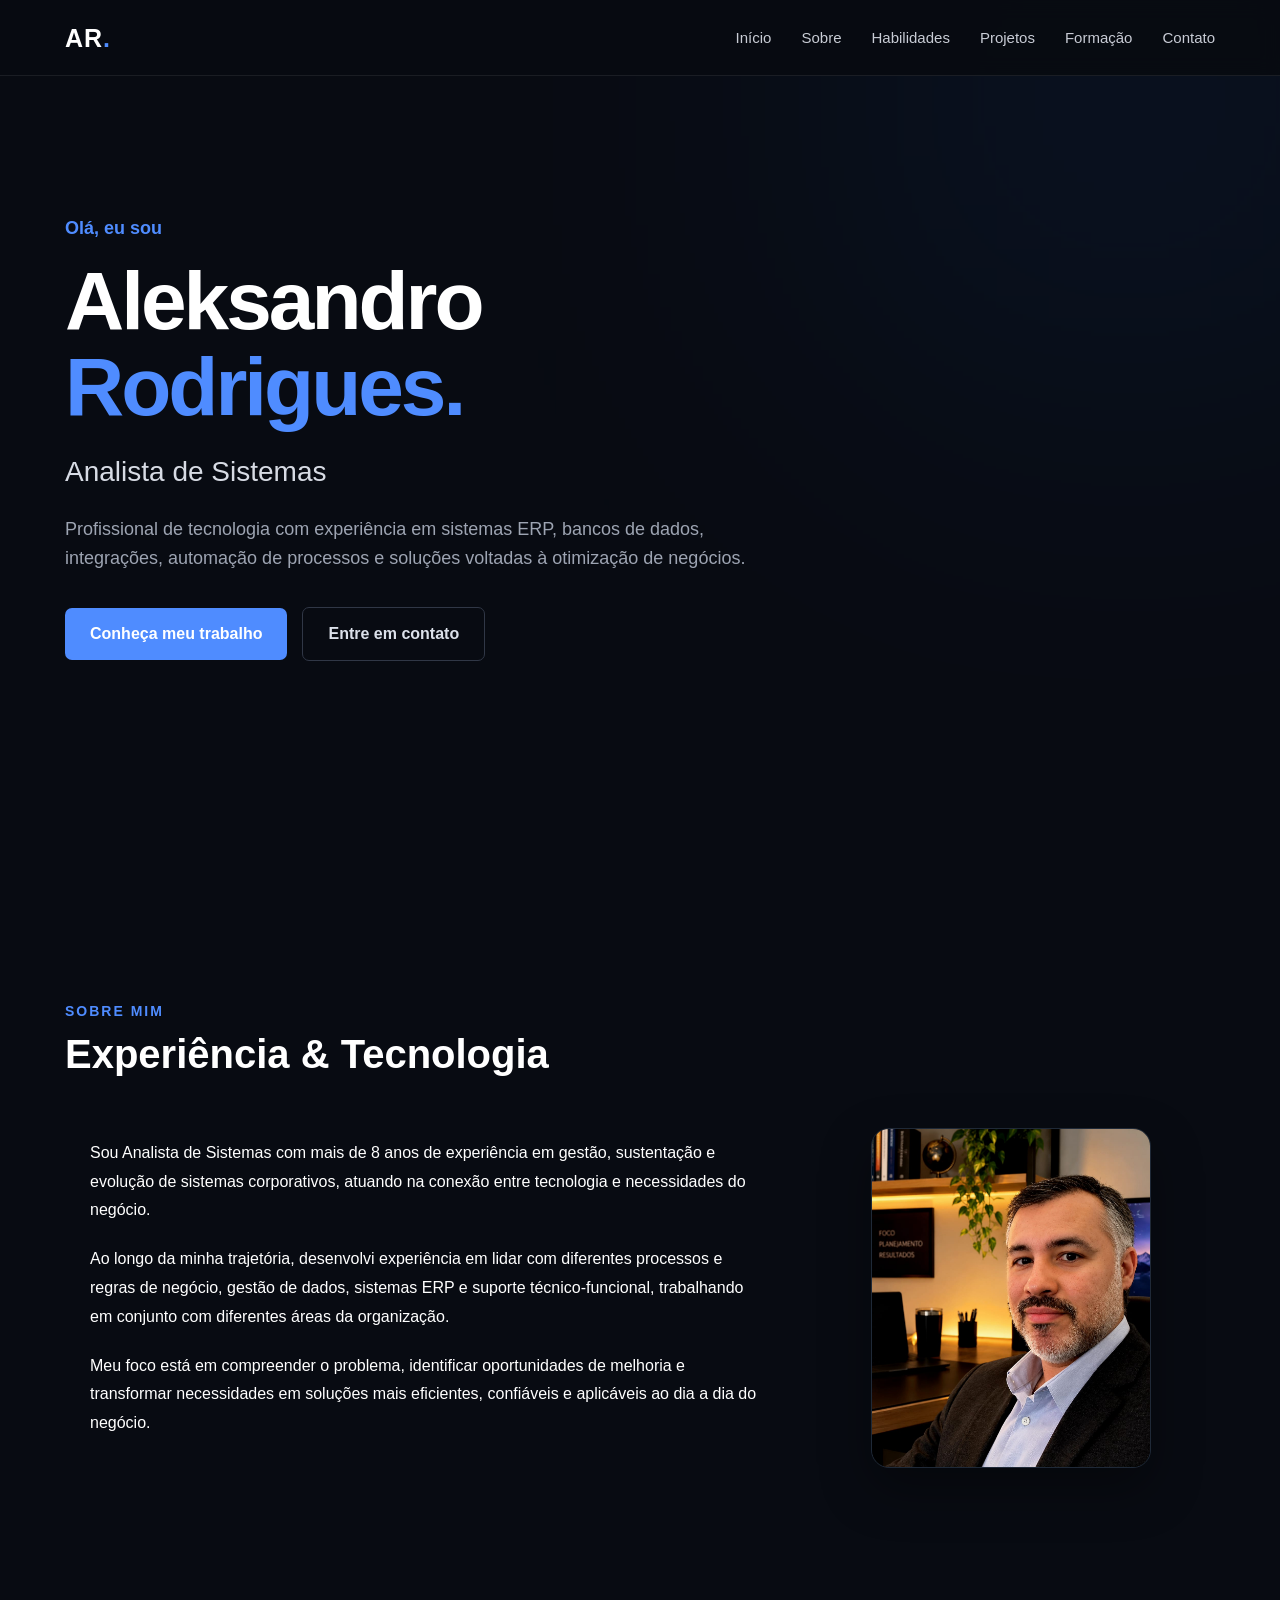
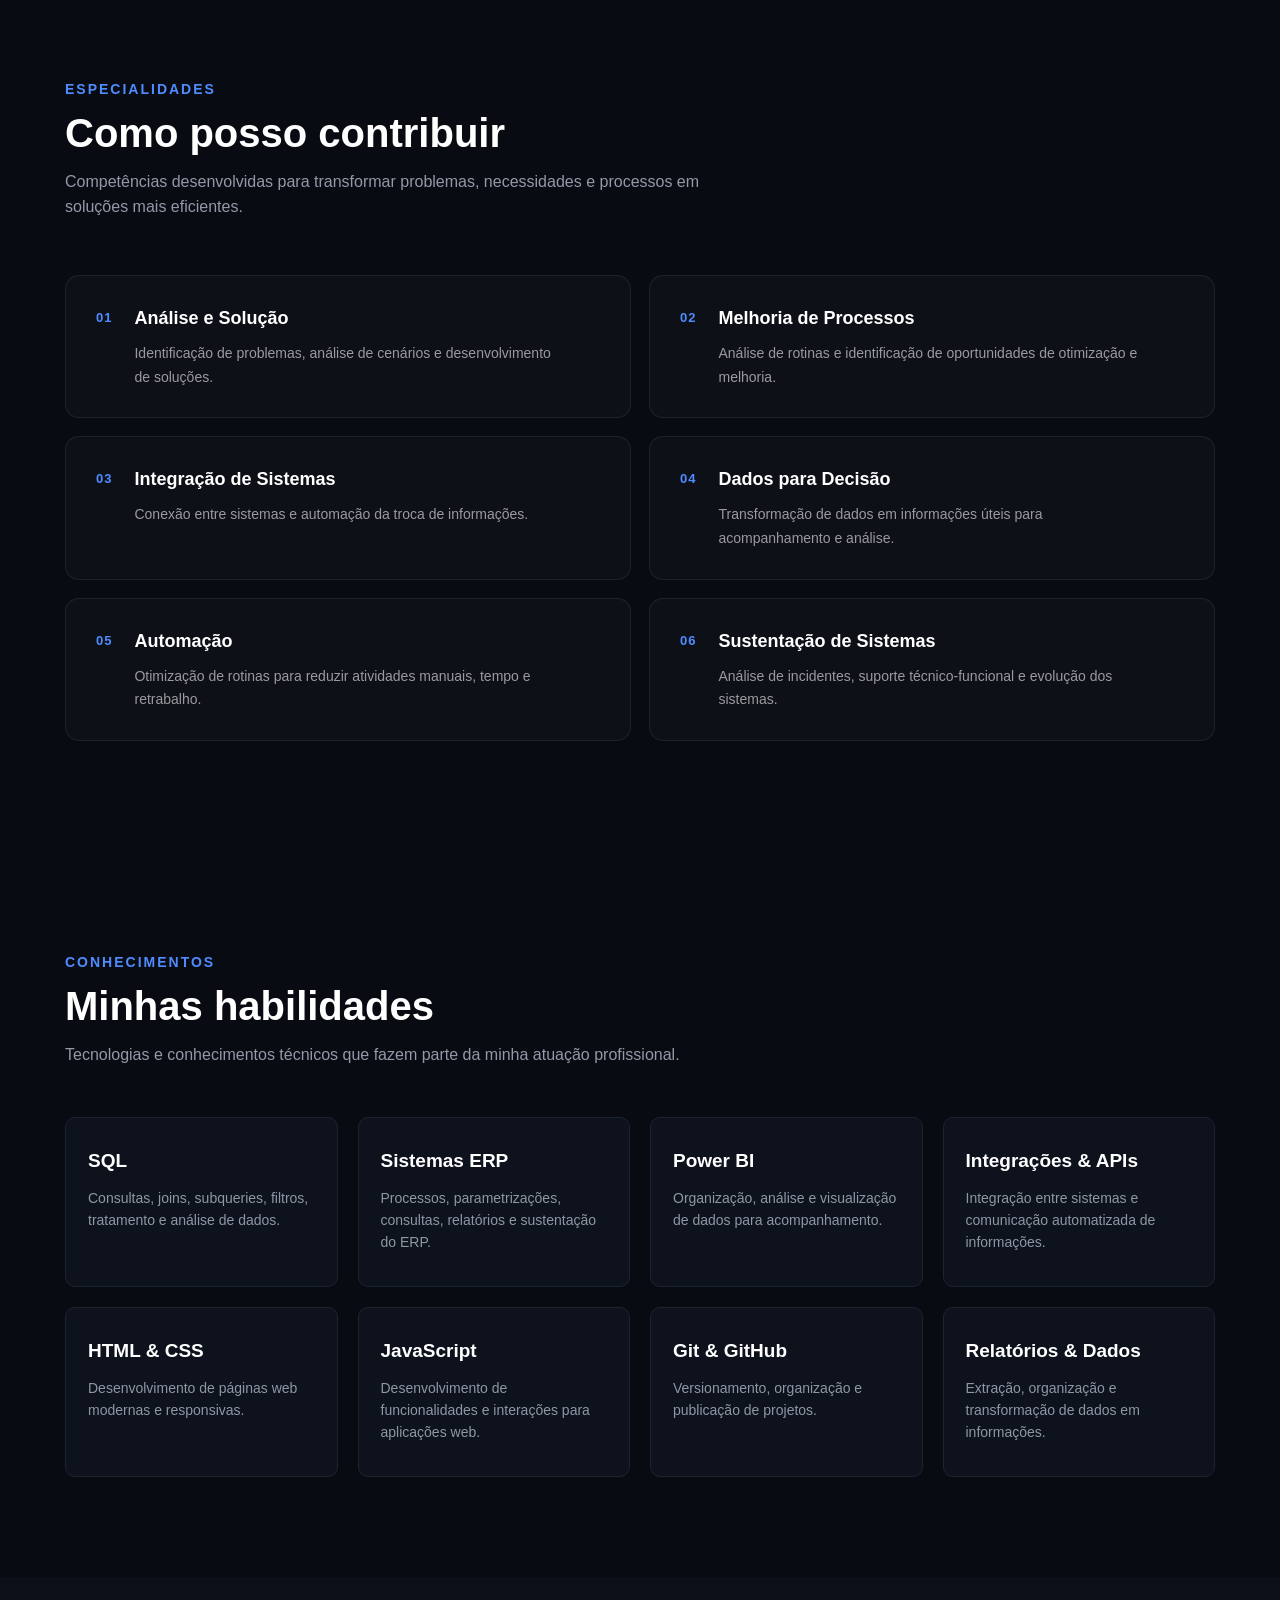
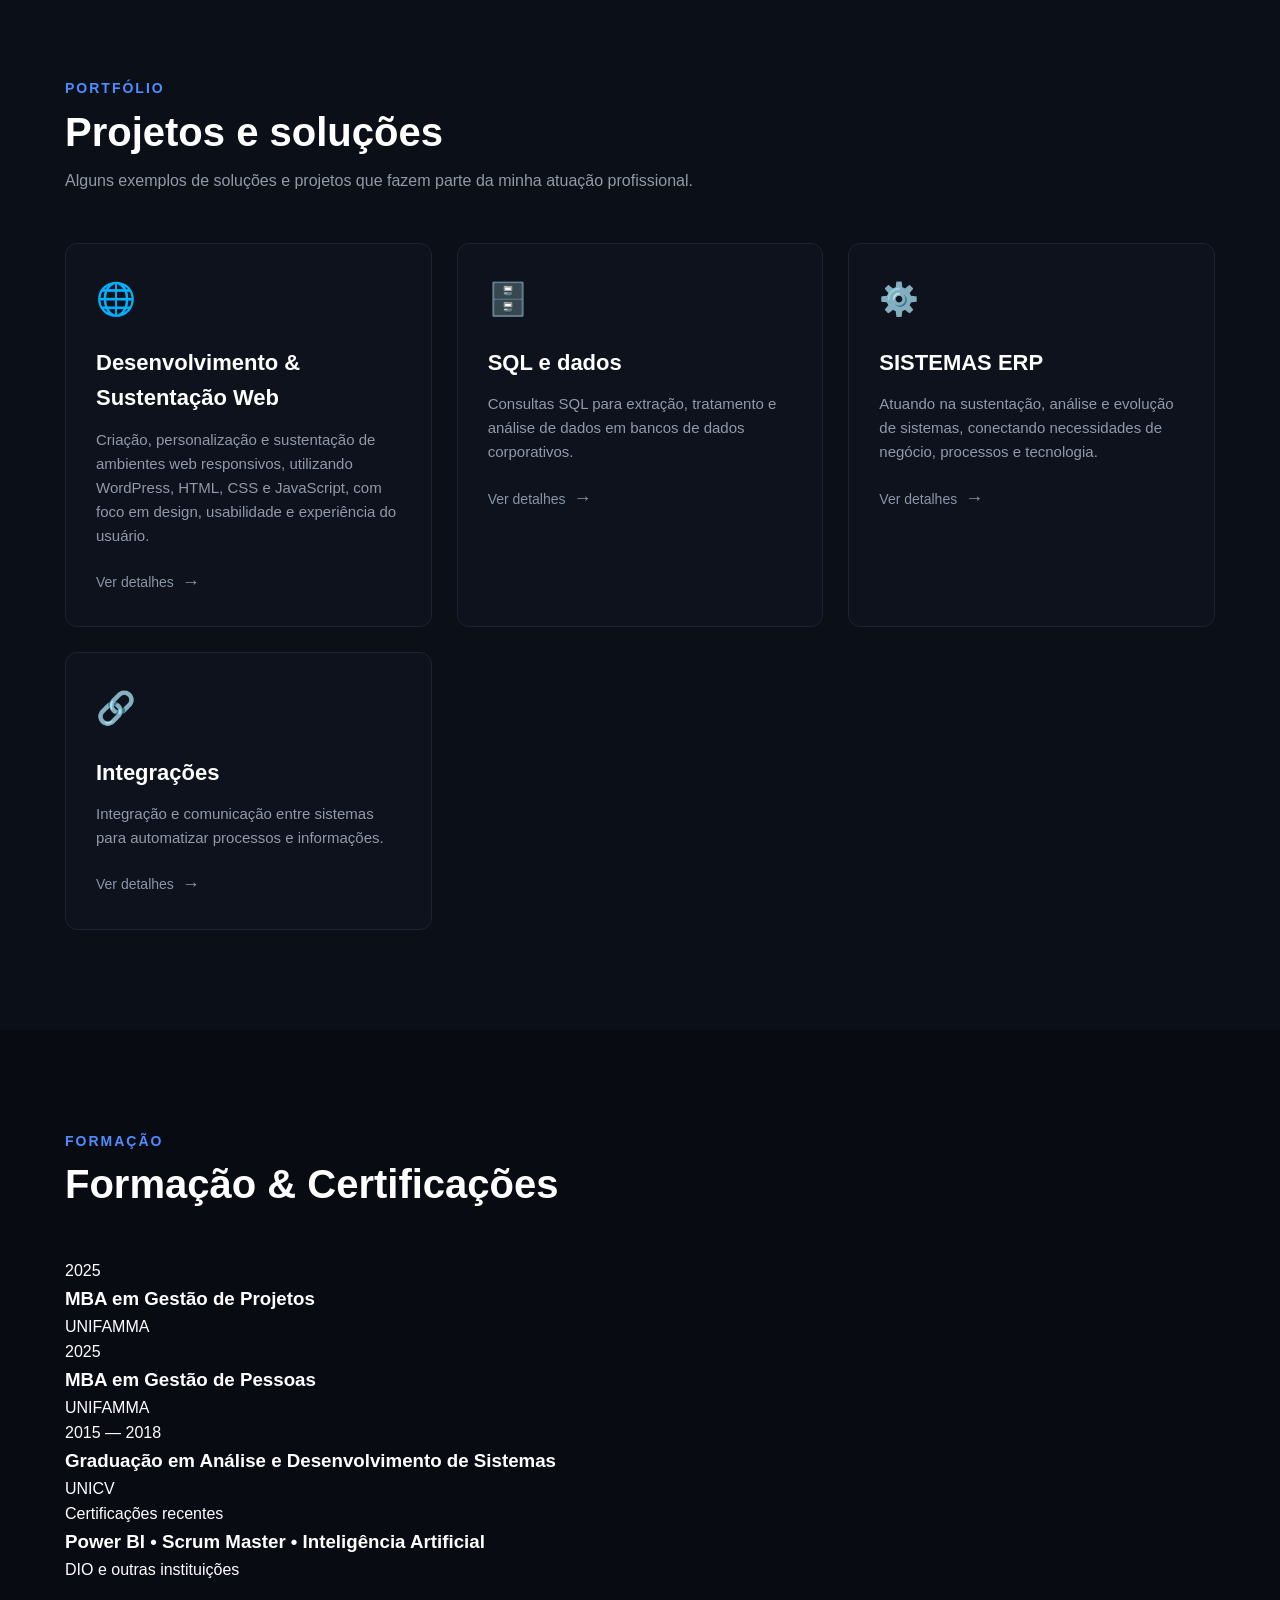
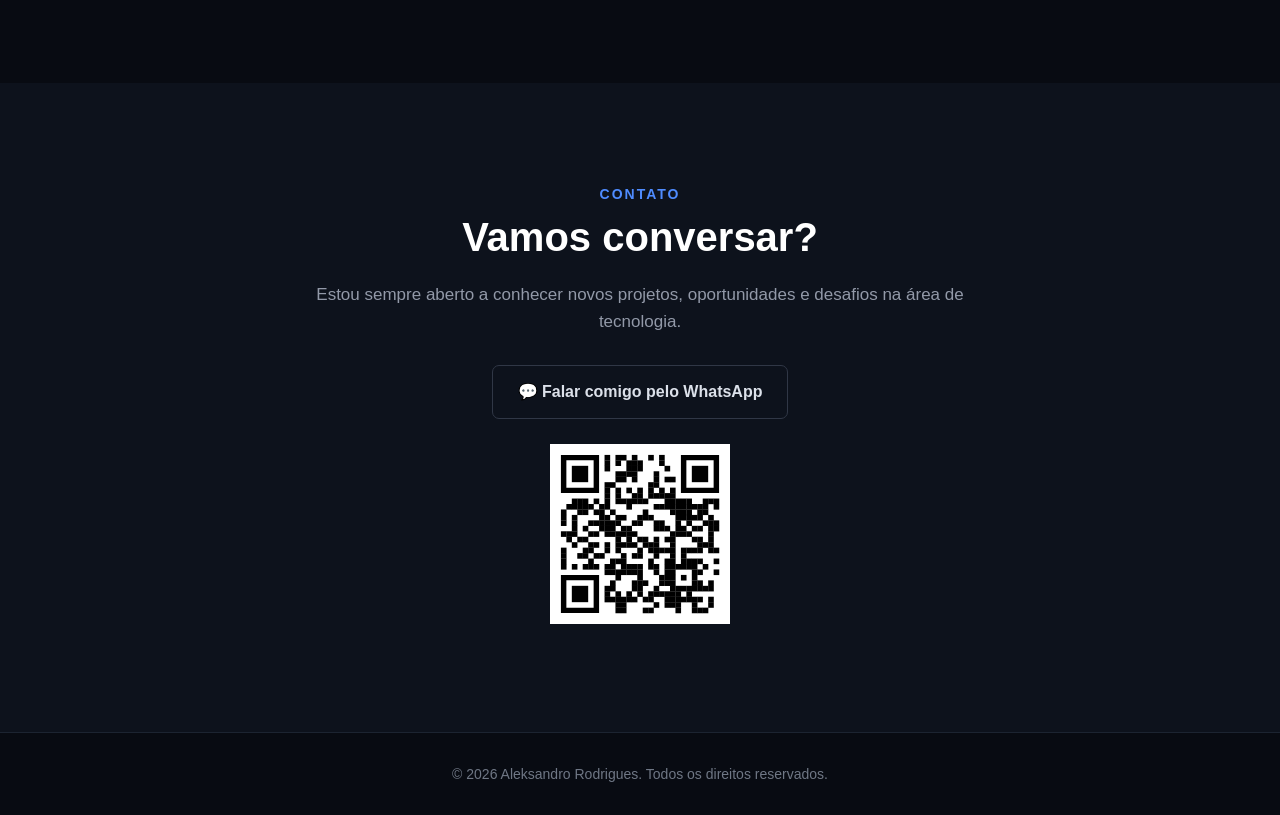
<file: index.html>
<!DOCTYPE html>
<html lang="pt-BR">
<head>
    <meta charset="UTF-8">
    <meta name="viewport" content="width=device-width, initial-scale=1.0">

    <title>Aleksandro Rodrigues | Analista de Sistemas</title>

    <meta name="description" content="Portfólio profissional de Aleksandro Rodrigues - Analista de Sistemas, SQL Server e TOTVS RM.">
    <link rel="stylesheet" href="style.css">
</head>

<body>

<header>
    <nav>
        <div class="logo">
            AR<span>.</span>
        </div>

        <div class="menu-toggle">☰</div>

        <ul>
            <li><a href="#inicio">Início</a></li>
            <li><a href="#sobre">Sobre</a></li>
            <li><a href="#habilidades">Habilidades</a></li>
            <li><a href="#projetos">Projetos</a></li>
            <li><a href="#formacao">Formação</a></li>
            <li><a href="#contato">Contato</a></li>
        </ul>
    </nav>
</header>

<main>

    <!-- INÍCIO -->

    <section class="hero" id="inicio">
        <div class="hero-content">

            <div class="hero-small">
                Olá, eu sou
            </div>

            <h1>
                Aleksandro<br>
                <span>Rodrigues.</span>
            </h1>

            <h2>
                Analista de Sistemas
            </h2>

            <p>
                Profissional de tecnologia com experiência em sistemas ERP, bancos de dados,
                integrações, automação de processos e soluções voltadas à otimização de negócios.
            </p>

            <div class="buttons">
                <a href="#projetos" class="btn btn-primary">
                    Conheça meu trabalho
                </a>

                <a href="#contato" class="btn btn-secondary">
                    Entre em contato
                </a>
            </div>

        </div>
    </section>


<section id="sobre">

    <div class="container">

        <div class="section-title">
            <small>SOBRE MIM</small>
            <h2>Experiência & Tecnologia</h2>
        </div>

        <div class="about-grid">

            <!-- TEXTO -->
            <div class="about-content">

                <p>
                    Sou Analista de Sistemas com mais de 8 anos de experiência
                    em gestão, sustentação e evolução de sistemas corporativos,
                    atuando na conexão entre tecnologia e necessidades do negócio.
                </p>

                <p>
                    Ao longo da minha trajetória, desenvolvi experiência em lidar
                    com diferentes processos e regras de negócio, gestão de dados,
                    sistemas ERP e suporte técnico-funcional, trabalhando em
                    conjunto com diferentes áreas da organização.
                </p>

                <p>
                    Meu foco está em compreender o problema, identificar
                    oportunidades de melhoria e transformar necessidades em
                    soluções mais eficientes, confiáveis e aplicáveis ao dia a dia
                    do negócio.
                </p>

            </div>


            <!-- FOTO -->
            <div class="about-photo">

                <div class="about-photo-frame">

                    <img 
                        src="images/perfilaleksandro.jpeg" 
                        alt="Aleksandro Rodrigues"
                    >

                </div>

            </div>

        </div>

    </div>

</section>
  

   
<!-- =======================
    COMPETÊNCIAS
========================= -->

<section class="competencies" id="competencias">

    <div class="container">

        <div class="section-title">
            <small>Especialidades</small>
            <h2>Como posso contribuir</h2>
            <p>
                Competências desenvolvidas para transformar problemas,
                necessidades e processos em soluções mais eficientes.
            </p>
        </div>

        <div class="competencies-grid">

            <div class="competency">
                <span class="competency-number">01</span>
                <div>
                    <h3>Análise e Solução</h3>
                    <p>
                        Identificação de problemas, análise de cenários
                        e desenvolvimento de soluções.
                    </p>
                </div>
            </div>

            <div class="competency">
                <span class="competency-number">02</span>
                <div>
                    <h3>Melhoria de Processos</h3>
                    <p>
                        Análise de rotinas e identificação de oportunidades
                        de otimização e melhoria.
                    </p>
                </div>
            </div>

            <div class="competency">
                <span class="competency-number">03</span>
                <div>
                    <h3>Integração de Sistemas</h3>
                    <p>
                        Conexão entre sistemas e automação da troca
                        de informações.
                    </p>
                </div>
            </div>

            <div class="competency">
                <span class="competency-number">04</span>
                <div>
                    <h3>Dados para Decisão</h3>
                    <p>
                        Transformação de dados em informações úteis
                        para acompanhamento e análise.
                    </p>
                </div>
            </div>

            <div class="competency">
                <span class="competency-number">05</span>
                <div>
                    <h3>Automação</h3>
                    <p>
                        Otimização de rotinas para reduzir atividades
                        manuais, tempo e retrabalho.
                    </p>
                </div>
            </div>

            <div class="competency">
                <span class="competency-number">06</span>
                <div>
                    <h3>Sustentação de Sistemas</h3>
                    <p>
                        Análise de incidentes, suporte técnico-funcional
                        e evolução dos sistemas.
                    </p>
                </div>
            </div>

        </div>

    </div>

</section>


    
<!-- =======================
    HABILIDADES 
========================== -->

<section id="habilidades">

    <div class="container">

        <div class="section-title">
            <small>Conhecimentos</small>
            <h2>Minhas habilidades</h2>
            <p>
                Tecnologias e conhecimentos técnicos que fazem parte
                da minha atuação profissional.
            </p>
        </div>

        <div class="skills-grid">

            <div class="skill">
                <h3>SQL</h3>
                <p>
                    Consultas, joins, subqueries, filtros,
                    tratamento e análise de dados.
                </p>
            </div>

            <div class="skill">
                <h3>Sistemas ERP</h3>
                <p>
                    Processos, parametrizações, consultas,
                    relatórios e sustentação do ERP.
                </p>
            </div>

            <div class="skill">
                <h3>Power BI</h3>
                <p>
                    Organização, análise e visualização
                    de dados para acompanhamento.
                </p>
            </div>

            <div class="skill">
                <h3>Integrações & APIs</h3>
                <p>
                    Integração entre sistemas e comunicação
                    automatizada de informações.
                </p>
            </div>

            <div class="skill">
                <h3>HTML & CSS</h3>
                <p>
                    Desenvolvimento de páginas web
                    modernas e responsivas.
                </p>
            </div>

            <div class="skill">
                <h3>JavaScript</h3>
                <p>
                    Desenvolvimento de funcionalidades
                    e interações para aplicações web.
                </p>
            </div>

            <div class="skill">
                <h3>Git & GitHub</h3>
                <p>
                    Versionamento, organização e publicação
                    de projetos.
                </p>
            </div>

            <div class="skill">
                <h3>Relatórios & Dados</h3>
                <p>
                    Extração, organização e transformação
                    de dados em informações.
                </p>
            </div>

        </div>

    </div>

</section>


    <!-- PROJETOS -->

    <section class="projects" id="projetos">

        <div class="container">

            <div class="section-title">
                <small>Portfólio</small>
                <h2>Projetos e soluções</h2>
                <p>
                    Alguns exemplos de soluções e projetos
                    que fazem parte da minha atuação profissional.
                </p>
            </div>

            <div class="projects-grid">

                <a href="projetos/desenvolvimento-web.html" class="project">

                    <div class="project-icon">🌐</div>

                    <h3>Desenvolvimento & Sustentação Web</h3>

                    <p>
                        Criação, personalização e sustentação de ambientes web responsivos, 
                        utilizando WordPress, HTML, CSS e JavaScript, com 
                        foco em design, usabilidade e experiência do usuário.
                    </p>
                    
                        <span class="project-link">Ver detalhes <span>→</span></span>
                </a>

                <a href="projetos/projetos-sql.html" class="project">


                    <div class="project-icon">🗄️</div>

                    <h3>SQL e dados</h3>

                    <p>
                        Consultas SQL para extração,
                        tratamento e análise de dados
                        em bancos de dados corporativos.
                    </p>

                        <span class="project-link">Ver detalhes <span>→</span></span>

                </a>


                <a href="projetos/sistemas-ERP.html" class="project">

                    <div class="project-icon">⚙️</div>

                    <h3>SISTEMAS ERP</h3>

                    <p>
                        Atuando na sustentação, análise e 
                        evolução de sistemas, conectando 
                        necessidades de negócio, processos 
                        e tecnologia.
                    </p>

                        <span class="project-link">Ver detalhes <span>→</span></span>

                </a>


                <a href="projetos/integracoes.html" class="project">

                    <div class="project-icon">🔗</div>

                    <h3>Integrações</h3>

                    <p>
                        Integração e comunicação entre
                        sistemas para automatizar
                        processos e informações.
                    </p>

                        <span class="project-link">Ver detalhes <span>→</span></span>

                </a>

            </div>

        </div>

    </section>


    <!-- FORMAÇÃO -->

    <section class="education" id="formacao">

        <div class="container">

            <div class="section-title">
                <small>Formação</small>
                <h2>Formação & Certificações</h2>
            </div>

            <div class="education-grid">

                <div class="education-card">
                    <span>2025</span>
                    <h3>MBA em Gestão de Projetos</h3>
                    <p>UNIFAMMA</p>
                </div>

                <div class="education-card">
                    <span>2025</span>
                    <h3>MBA em Gestão de Pessoas</h3>
                    <p>UNIFAMMA</p>
                </div>

                <div class="education-card">
                    <span>2015 — 2018</span>
                    <h3>Graduação em Análise e Desenvolvimento de Sistemas</h3>
                    <p>UNICV</p>
                </div>
                
                <div class="education-card certifications">
                    <span>Certificações recentes</span>
                    <h3>Power BI • Scrum Master • Inteligência Artificial</h3>
                    <p>DIO e outras instituições</p>
                </div>

            </div>

        </div>

    </section>


    <!-- CONTATO -->

    <section class="contact" id="contato">

        <div class="container">

            <div class="section-title">
                <small>Contato</small>
                <h2>Vamos conversar?</h2>
            </div>

            <p>
                Estou sempre aberto a conhecer novos projetos,
                oportunidades e desafios na área de tecnologia.
            </p>

            <div class="contact-links">

                <a href="https://w.app/da6gip"
                   target="_blank"
                   class="btn btn-secondary">
                    💬 Falar comigo pelo WhatsApp
                </a>
                
            </div>
            <br>
            <div class="qrcode">
                    <img src="images/qrcodewhatsapp.svg" alt="QR Code para WhatsApp" width="180">
            </div>

        </div>

    </section>

</main>

<!-- =========================================
         RODAPÉ
========================================== -->

<footer>
        <div class="container">
            <p>
                © <span id="year"></span>
                Aleksandro Rodrigues. Todos os direitos reservados.
            </p>
        </div>
    </footer>

<button id="backToTop" aria-label="Voltar ao topo">↑</button>
<script src="script.js"></script>
</body>
</html>
</file>
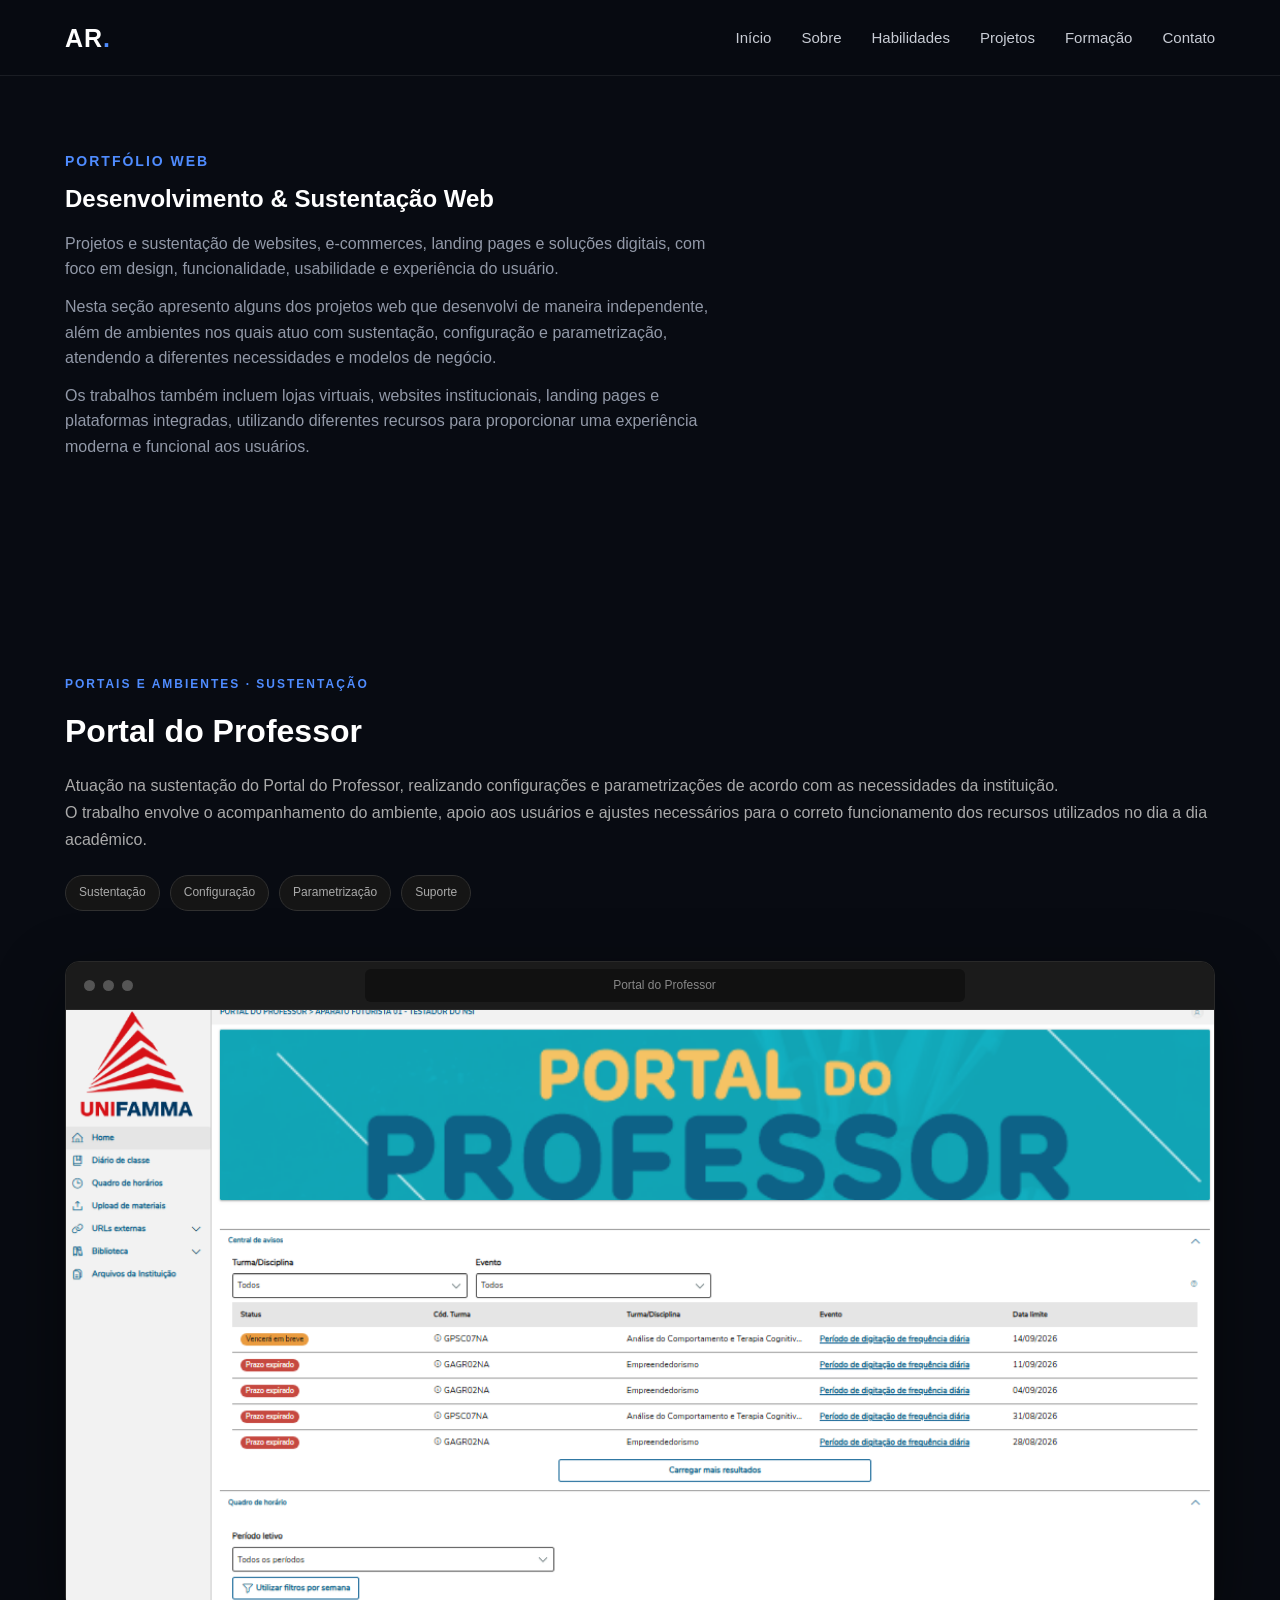
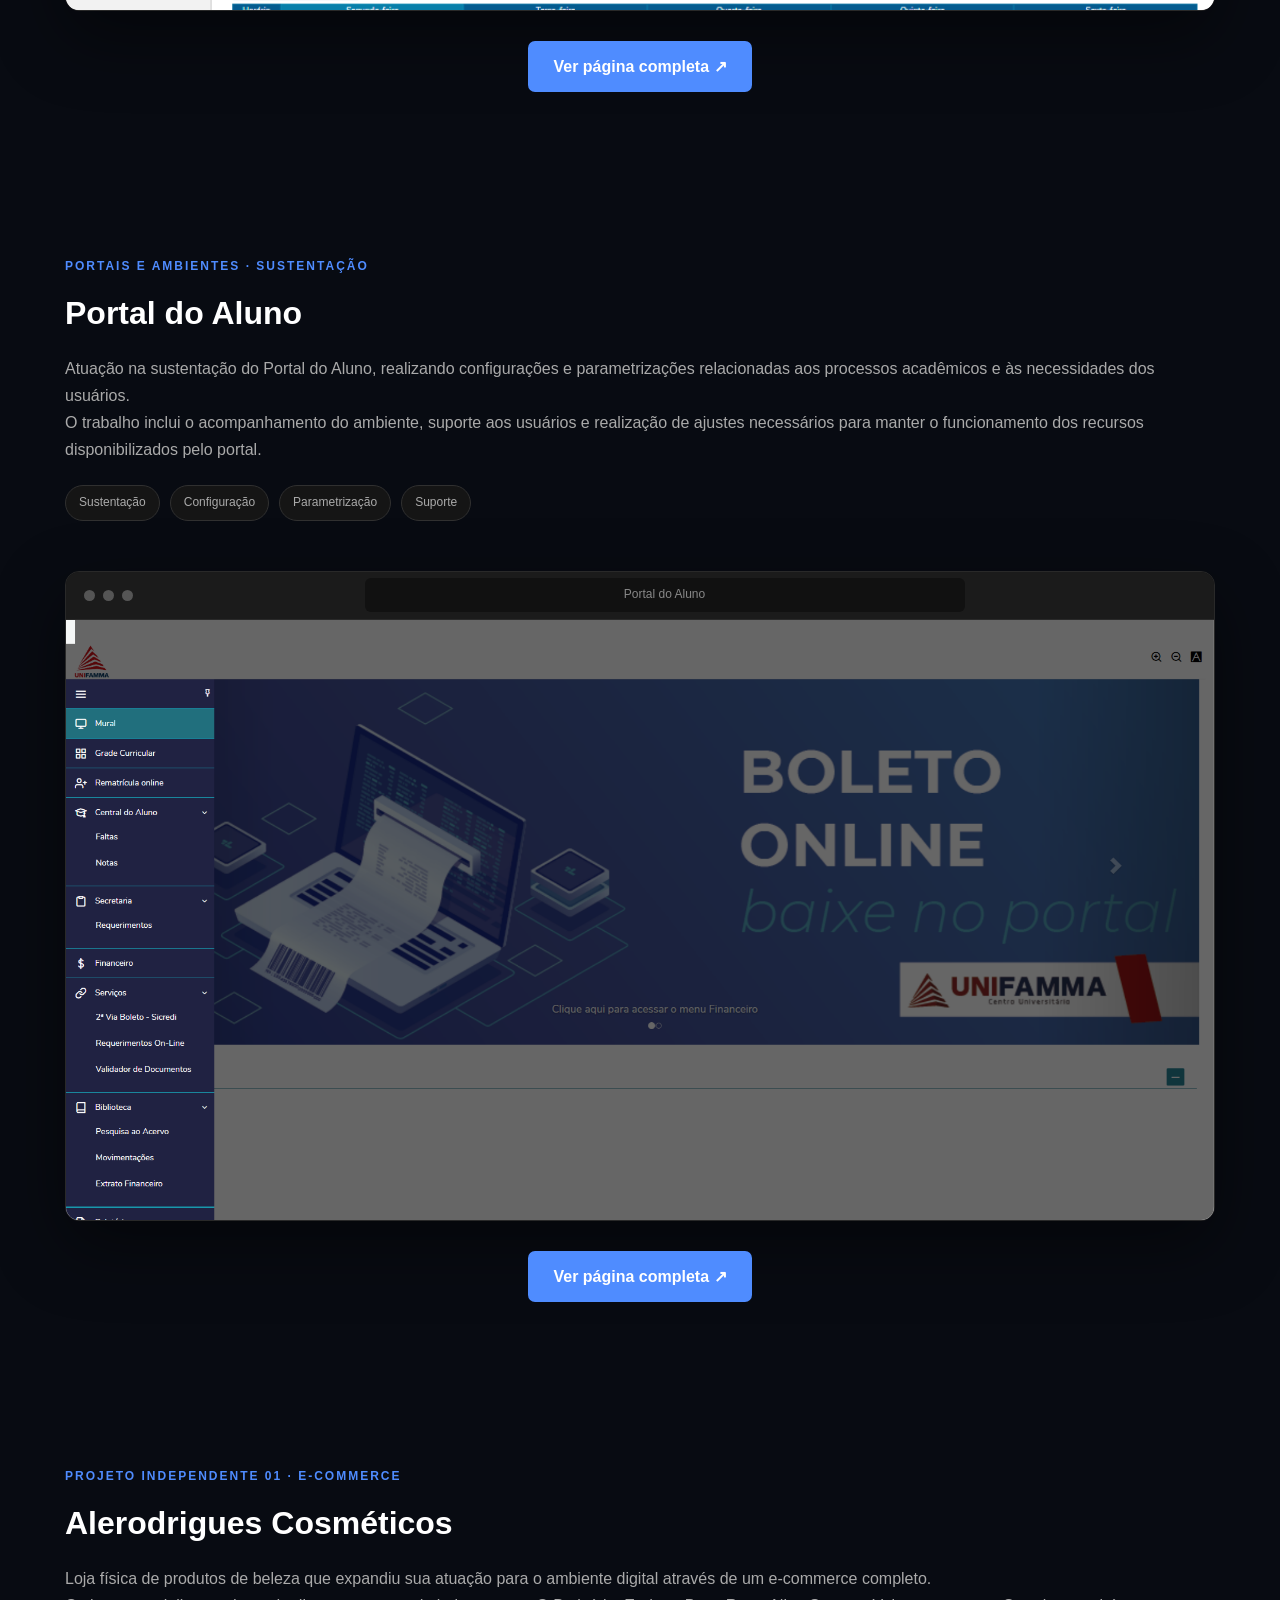
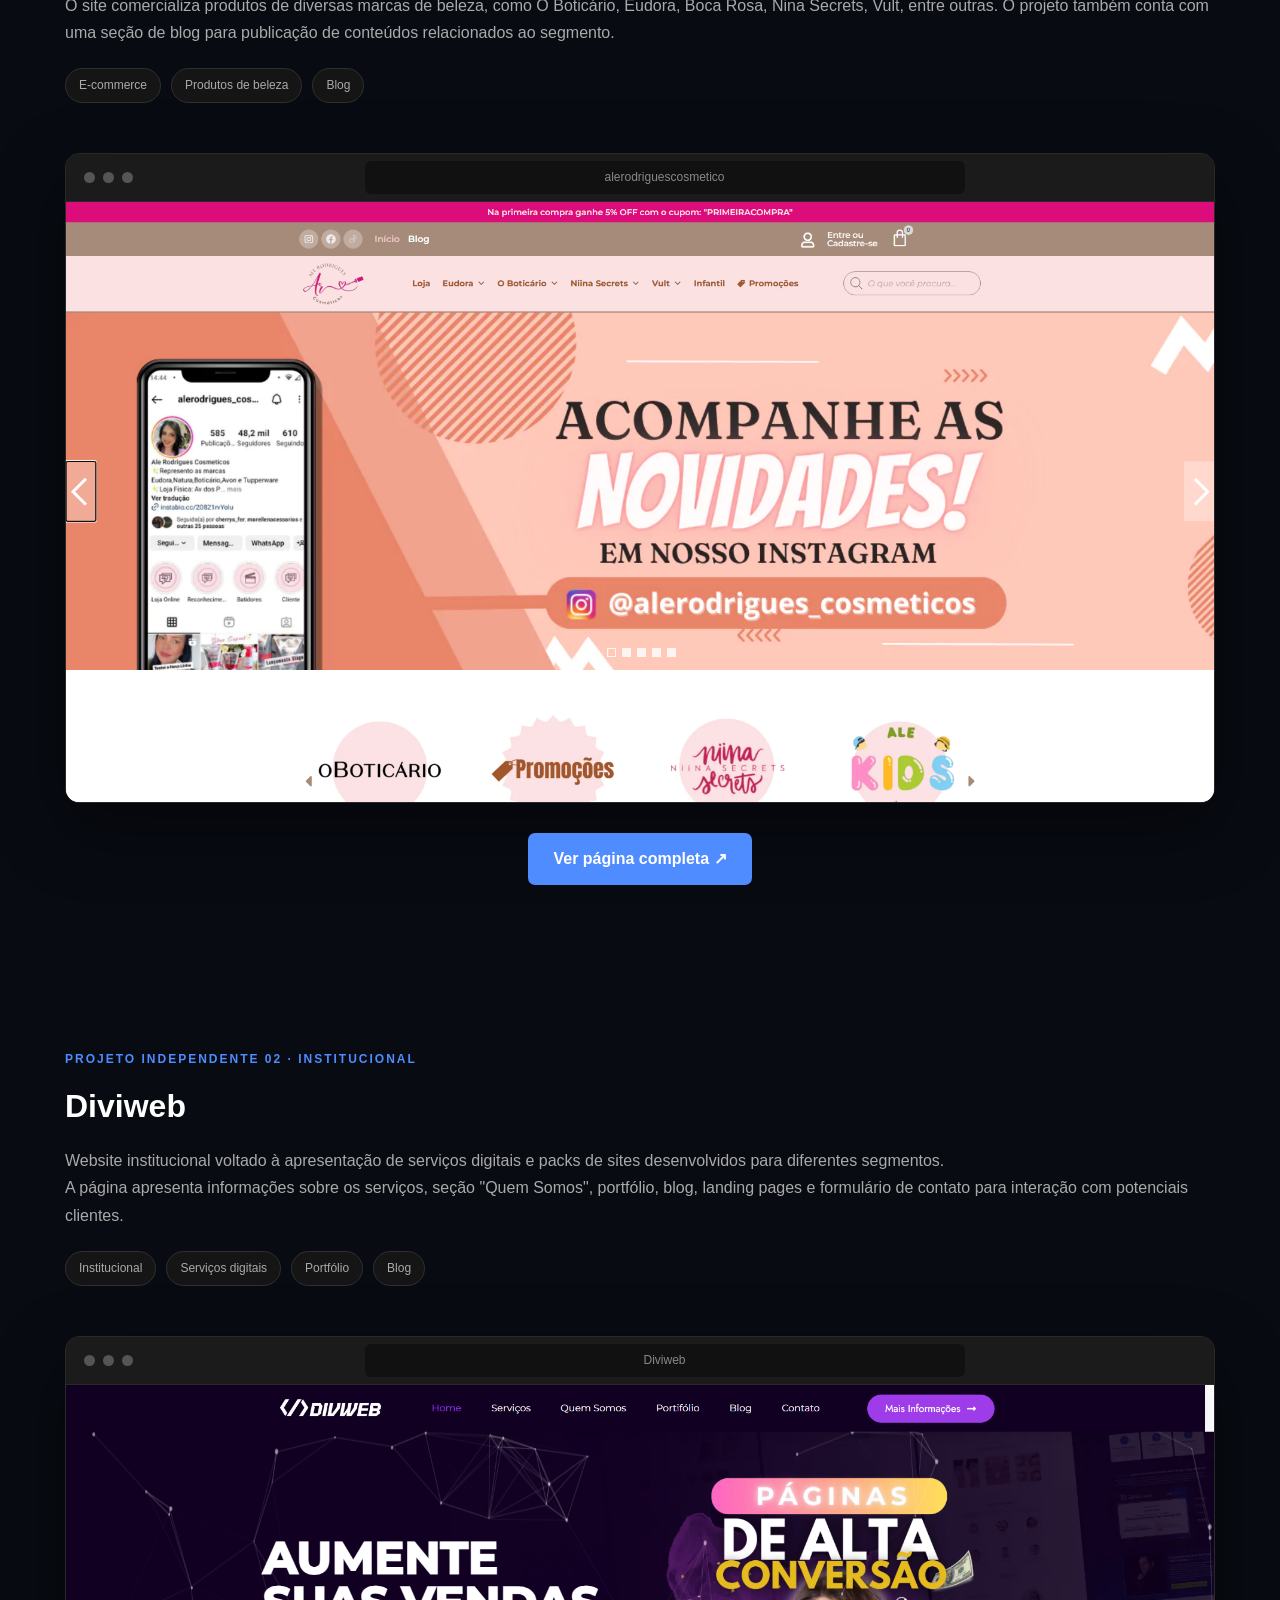
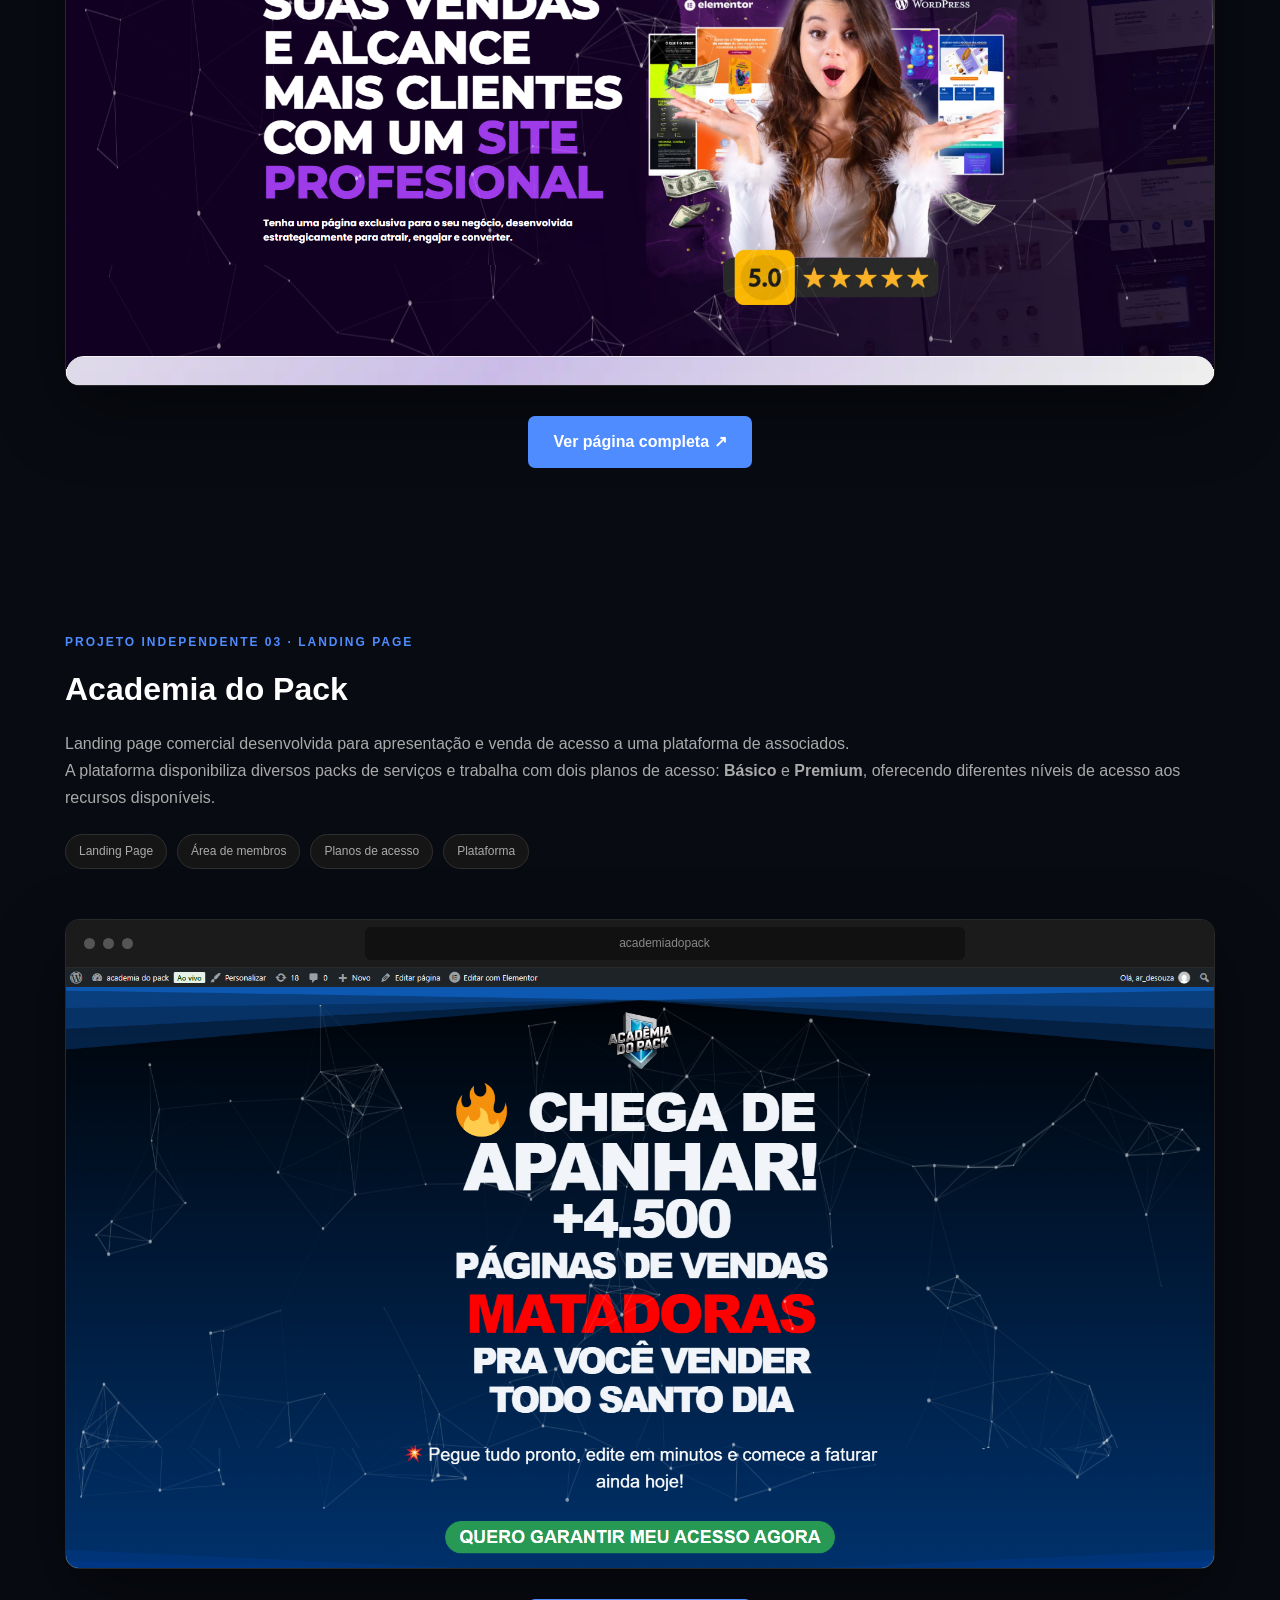
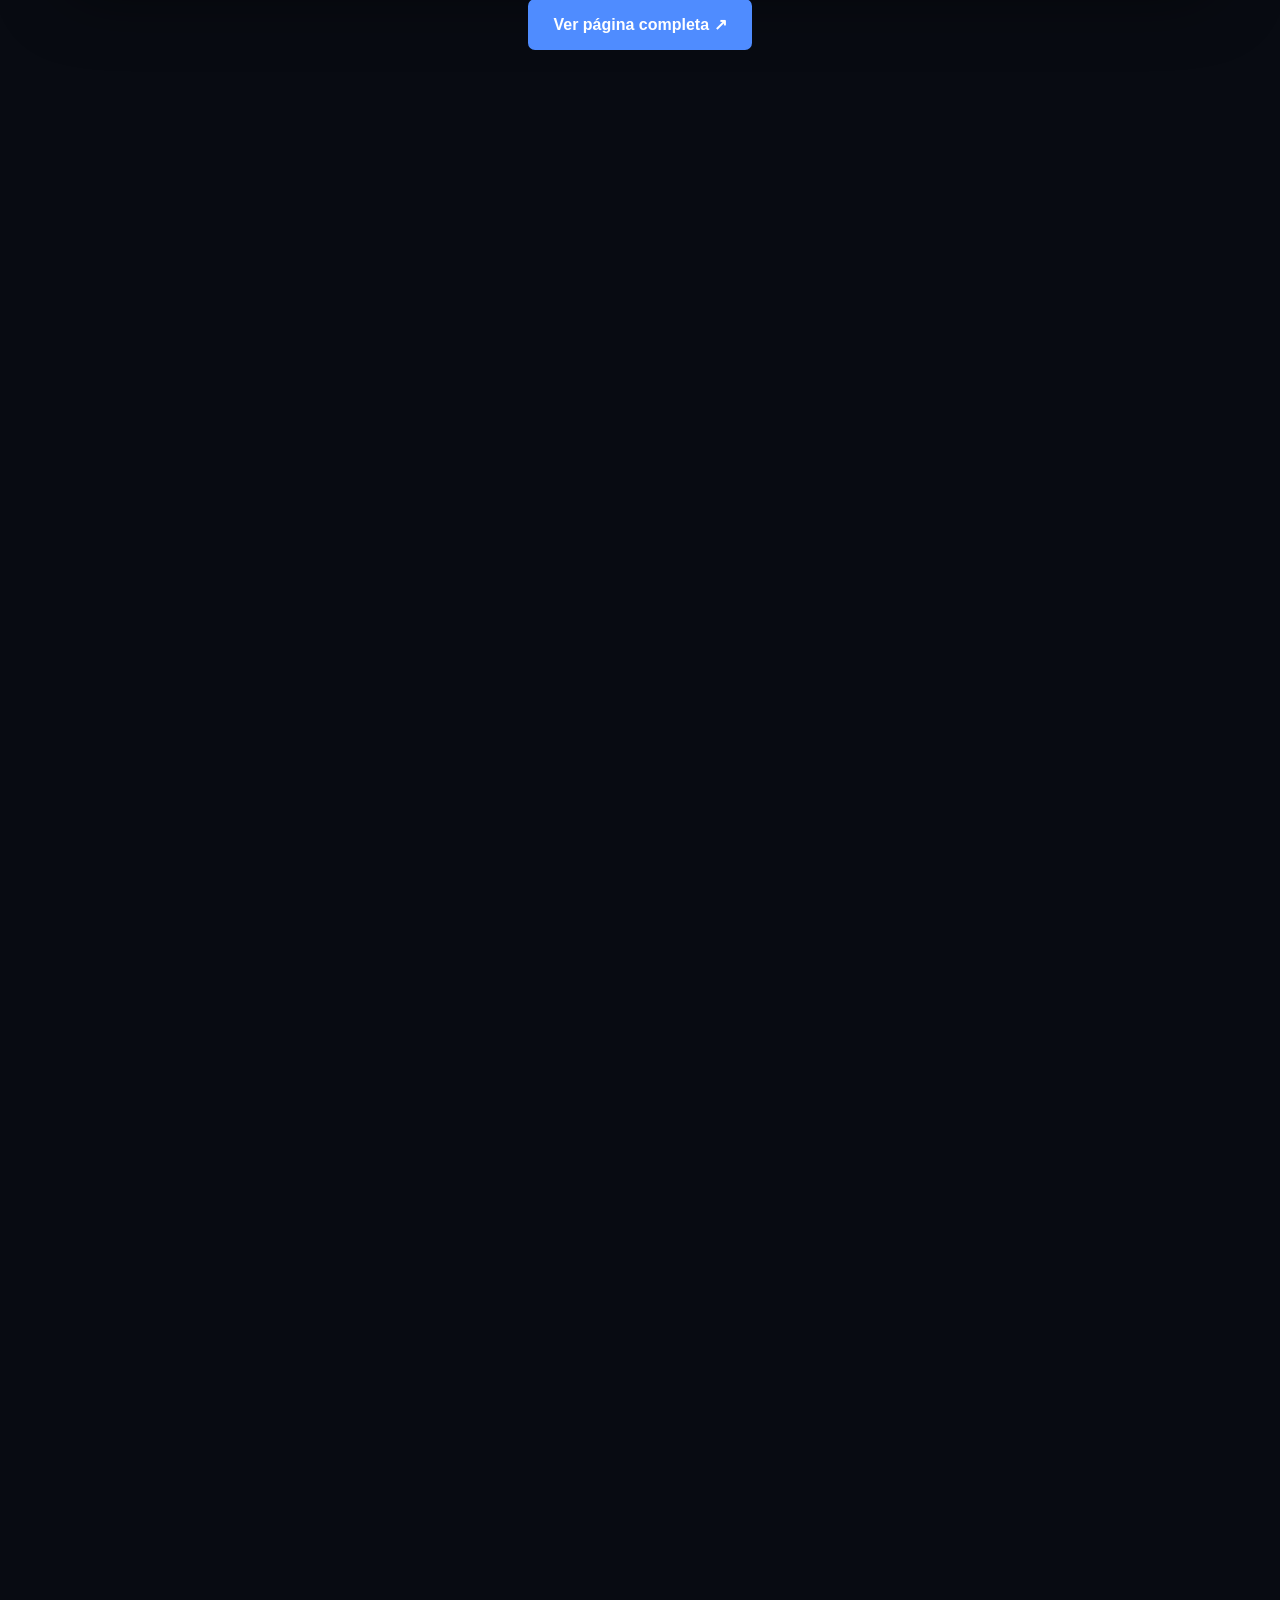
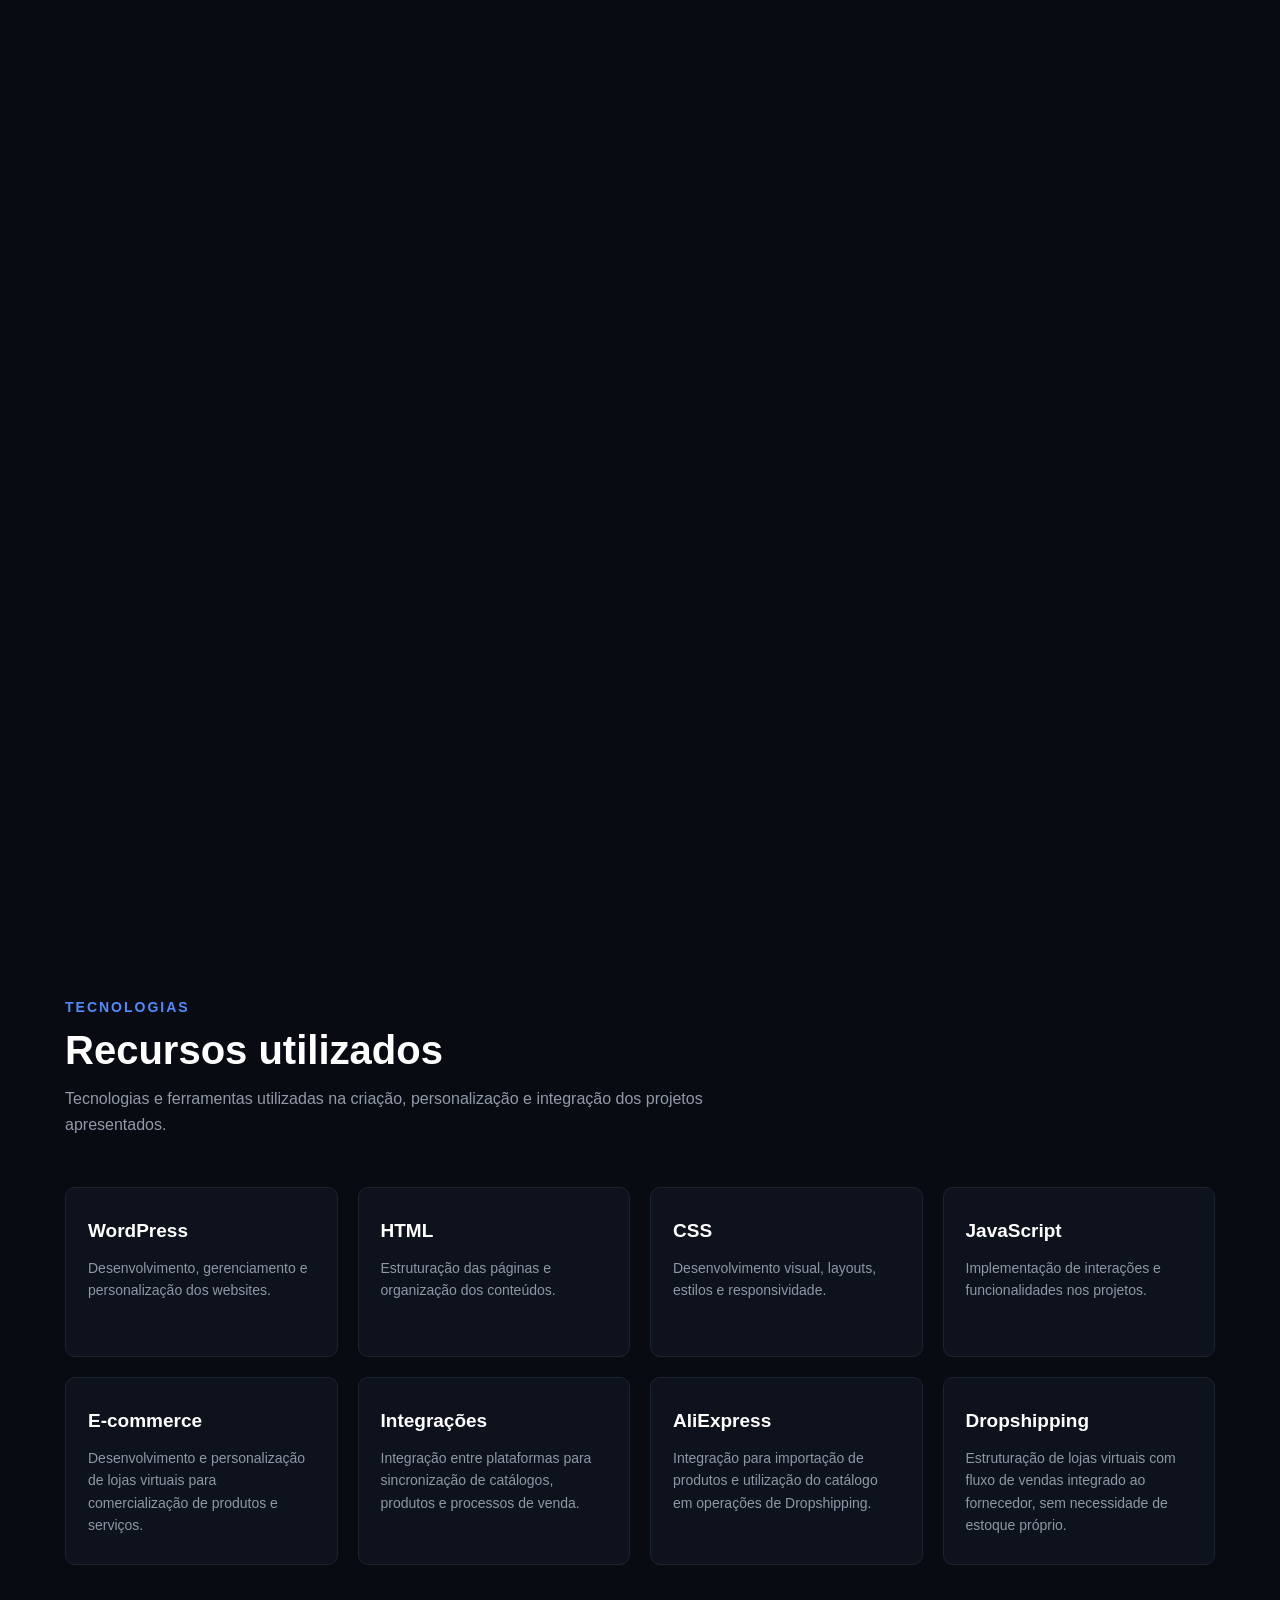
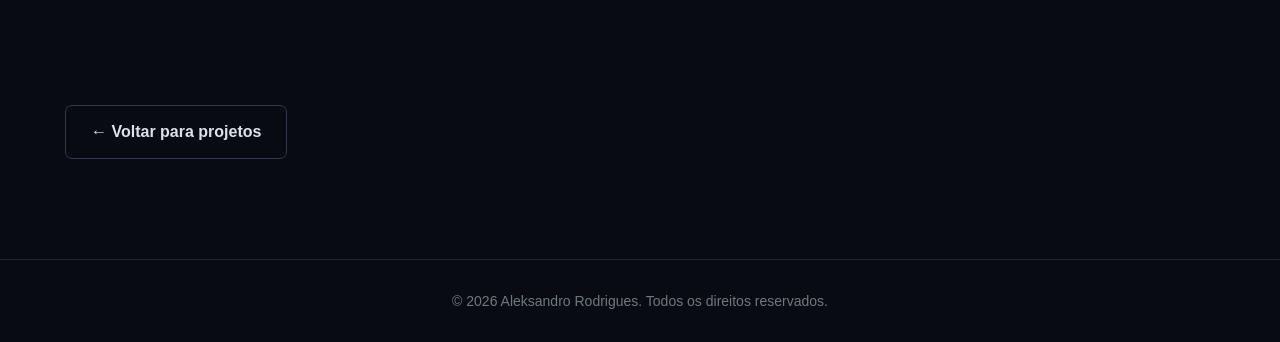
<file: projetos/desenvolvimento-web.html>
<!DOCTYPE html>
<html lang="pt-BR">
<head>
    <meta charset="UTF-8">
    <meta name="viewport" content="width=device-width, initial-scale=1.0">

    <title>Desenvolvimento Web | Aleksandro Rodrigues</title>

    <meta
        name="description"
        content="Projetos de desenvolvimento web realizados por Aleksandro Rodrigues.">

    <link rel="stylesheet" href="../style.css">
</head>

<body>

<header>
    <nav>
        <div class="logo">
            AR<span>.</span>
        </div>

        <div class="menu-toggle">☰</div>

        <ul>
            <li><a href="../index.html#inicio">Início</a></li>
            <li><a href="../index.html#sobre">Sobre</a></li>
            <li><a href="../index.html#habilidades">Habilidades</a></li>
            <li><a href="../index.html#projetos">Projetos</a></li>
            <li><a href="../index.html#formacao">Formação</a></li>
            <li><a href="../index.html#contato">Contato</a></li>
        </ul>
    </nav>
</header>


<main>

    <!-- =========================================
         CABEÇALHO
    ========================================== -->

    <section class="project-detail-hero">

        <div class="container">

            <div class="section-title">

                <small>PORTFÓLIO WEB</small>

                <h1>Desenvolvimento & Sustentação Web</h1>

                <p>
                    Projetos e sustentação de websites, e-commerces, landing pages
                    e soluções digitais, com foco em design, funcionalidade, 
                    usabilidade e experiência do usuário.
                </p>

                <p>
                    Nesta seção apresento alguns dos projetos web que
                    desenvolvi de maneira independente, além de ambientes
                    nos quais atuo com sustentação, configuração e parametrização,
                    atendendo a diferentes necessidades e modelos de negócio.
                </p>

                <p>
                    Os trabalhos também incluem lojas virtuais, websites
                    institucionais, landing pages e plataformas
                    integradas, utilizando diferentes recursos para
                    proporcionar uma experiência moderna e funcional
                    aos usuários.
                </p>

            </div>

        </div>

    </section>


    <!-- =========================================
         SOBRE OS PROJETOS
    ========================================== 

    <section>

        <div class="container">

            <div class="project-description">

                <h2>Projetos desenvolvidos</h2>

                <p>
                    Nesta seção apresento alguns dos projetos de
                    desenvolvimento web realizados, contemplando
                    diferentes necessidades e modelos de negócio.
                </p>

                <p>
                    Os trabalhos incluem lojas virtuais, websites
                    institucionais, landing pages e plataformas
                    integradas, utilizando diferentes recursos para
                    proporcionar uma experiência moderna e funcional
                    aos usuários.
                </p>

            </div>

        </div>

    </section> -->

<!-- =========================================
     PORTAIS E AMBIENTES
========================================== -->

<section class="website-demo">

    <div class="container">

        <div class="demo-header">

            <small>PORTAIS E AMBIENTES · SUSTENTAÇÃO</small>

            <h2>Portal do Professor</h2>

            <p>
                Atuação na sustentação do Portal do Professor,
                realizando configurações e parametrizações de
                acordo com as necessidades da instituição.
            </p>

            <p>
                O trabalho envolve o acompanhamento do ambiente,
                apoio aos usuários e ajustes necessários para o
                correto funcionamento dos recursos utilizados
                no dia a dia acadêmico.
            </p>

            <div class="project-tags">
                <span>Sustentação</span>
                <span>Configuração</span>
                <span>Parametrização</span>
                <span>Suporte</span>
            </div>

        </div>


        <div class="browser-window">

            <div class="browser-header">

                <div class="browser-buttons">
                    <span></span>
                    <span></span>
                    <span></span>
                </div>

                <div class="browser-address">
                    Portal do Professor
                </div>

            </div>


            <div class="website-preview">

                <!-- Substitua pela imagem do Portal do Professor -->
                <img
                    src="../images/portal-professor.png"
                    alt="Prévia do Portal do Professor"
                >

            </div>

        </div>


        <div class="website-actions">

            <a
                href="../images/portal-professor.png"
                target="_blank"
                class="btn btn-primary"
            >
                Ver página completa ↗
            </a>

        </div>

    </div>

</section>


<!-- =========================================
     PORTAL DO ALUNO
========================================== -->

<section class="website-demo">

    <div class="container">

        <div class="demo-header">

            <small>PORTAIS E AMBIENTES · SUSTENTAÇÃO</small>

            <h2>Portal do Aluno</h2>

            <p>
                Atuação na sustentação do Portal do Aluno,
                realizando configurações e parametrizações
                relacionadas aos processos acadêmicos e
                às necessidades dos usuários.
            </p>

            <p>
                O trabalho inclui o acompanhamento do ambiente,
                suporte aos usuários e realização de ajustes
                necessários para manter o funcionamento dos
                recursos disponibilizados pelo portal.
            </p>

            <div class="project-tags">
                <span>Sustentação</span>
                <span>Configuração</span>
                <span>Parametrização</span>
                <span>Suporte</span>
            </div>

        </div>


        <div class="browser-window">

            <div class="browser-header">

                <div class="browser-buttons">
                    <span></span>
                    <span></span>
                    <span></span>
                </div>

                <div class="browser-address">
                    Portal do Aluno
                </div>

            </div>


            <div class="website-preview">

                <!-- Substitua pela imagem do Portal do Aluno -->
                <img
                    src="../images/portal-aluno.png"
                    alt="Prévia do Portal do Aluno"
                >

            </div>

        </div>


        <div class="website-actions">

            <a
                href="../images/portal-aluno.png"
                target="_blank"
                class="btn btn-primary"
            >
                Ver página completa ↗
            </a>

        </div>

    </div>

</section>

    <!-- =========================================
         PROJETO 01
    ========================================== -->

    <section class="website-demo">

        <div class="container">

            <div class="demo-header">

                <small>PROJETO INDEPENDENTE 01 · E-COMMERCE</small>

                <h2>Alerodrigues Cosméticos</h2>

                <p>
                    Loja física de produtos de beleza que expandiu
                    sua atuação para o ambiente digital através de
                    um e-commerce completo.
                </p>

                <p>
                    O site comercializa produtos de diversas marcas
                    de beleza, como O Boticário, Eudora, Boca Rosa,
                    Nina Secrets, Vult, entre outras. O projeto
                    também conta com uma seção de blog para publicação
                    de conteúdos relacionados ao segmento.
                </p>

                <div class="project-tags">
                    <span>E-commerce</span>
                    <span>Produtos de beleza</span>
                    <span>Blog</span>
                </div>

            </div>


            <div class="browser-window">

                <div class="browser-header">

                    <div class="browser-buttons">
                        <span></span>
                        <span></span>
                        <span></span>
                    </div>

                    <div class="browser-address">
                        alerodriguescosmetico
                    </div>

                </div>


                <div class="website-preview">

                    <img
                        src="../images/site-exemplo-01.png"
                        alt="Prévia do site alerodriguescosmetico"
                    >

                </div>

            </div>


            <div class="website-actions">

                <a
                    href="../images/site-exemplo-01.png"
                    target="_blank"
                    class="btn btn-primary"
                >
                    Ver página completa ↗
                </a>

            </div>

        </div>

    </section>


    <!-- =========================================
         PROJETO 02
    ========================================== -->

    <section class="website-demo">

        <div class="container">

            <div class="demo-header">

                <small>PROJETO INDEPENDENTE 02 · INSTITUCIONAL</small>

                <h2>Diviweb</h2>

                <p>
                    Website institucional voltado à apresentação
                    de serviços digitais e packs de sites desenvolvidos
                    para diferentes segmentos.
                </p>

                <p>
                    A página apresenta informações sobre os serviços,
                    seção "Quem Somos", portfólio, blog, landing pages
                    e formulário de contato para interação com
                    potenciais clientes.
                </p>

                <div class="project-tags">
                    <span>Institucional</span>
                    <span>Serviços digitais</span>
                    <span>Portfólio</span>
                    <span>Blog</span>
                </div>

            </div>


            <div class="browser-window">

                <div class="browser-header">

                    <div class="browser-buttons">
                        <span></span>
                        <span></span>
                        <span></span>
                    </div>

                    <div class="browser-address">
                        Diviweb
                    </div>

                </div>


                <div class="website-preview">

                    <img
                        src="../images/site-exemplo-02.png"
                        alt="Prévia do site Diviweb"
                    >

                </div>

            </div>


            <div class="website-actions">

                <a
                    href="../images/site-exemplo-02.png"
                    target="_blank"
                    class="btn btn-primary"
                >
                    Ver página completa ↗
                </a>

            </div>

        </div>

    </section>


    <!-- =========================================
         PROJETO 03
    ========================================== -->

    <section class="website-demo">

        <div class="container">

            <div class="demo-header">

                <small>PROJETO INDEPENDENTE 03 · LANDING PAGE</small>

                <h2>Academia do Pack</h2>

                <p>
                    Landing page comercial desenvolvida para
                    apresentação e venda de acesso a uma plataforma
                    de associados.
                </p>

                <p>
                    A plataforma disponibiliza diversos packs de
                    serviços e trabalha com dois planos de acesso:
                    <strong>Básico</strong> e <strong>Premium</strong>,
                    oferecendo diferentes níveis de acesso aos
                    recursos disponíveis.
                </p>

                <div class="project-tags">
                    <span>Landing Page</span>
                    <span>Área de membros</span>
                    <span>Planos de acesso</span>
                    <span>Plataforma</span>
                </div>

            </div>


            <div class="browser-window">

                <div class="browser-header">

                    <div class="browser-buttons">
                        <span></span>
                        <span></span>
                        <span></span>
                    </div>

                    <div class="browser-address">
                        academiadopack
                    </div>

                </div>


                <div class="website-preview">

                    <img
                        src="../images/site-exemplo-03.png"
                        alt="Prévia do site academiadopack"
                    >

                </div>

            </div>


            <div class="website-actions">

                <a
                    href="../images/site-exemplo-03.png"
                    target="_blank"
                    class="btn btn-primary"
                >
                    Ver página completa ↗
                </a>

            </div>

        </div>

    </section>


    <!-- =========================================
         PROJETO 04
    ========================================== -->

    <section class="website-demo">

        <div class="container">

            <div class="demo-header">

                <small>PROJETO INDEPENDENTE 04 · E-COMMERCE</small>

                <h2>Morellen Acessórios</h2>

                <p>
                    E-commerce desenvolvido para comercialização
                    de acessórios femininos produzidos de maneira
                    artesanal em polymer clay.
                </p>

                <p>
                    O projeto conta com uma estrutura de loja virtual,
                    organização dos produtos por categorias, página
                    de contato e seção de blog para divulgação de
                    conteúdos relacionados à marca.
                </p>

                <div class="project-tags">
                    <span>E-commerce</span>
                    <span>Artesanal</span>
                    <span>Categorias</span>
                    <span>Blog</span>
                </div>

            </div>


            <div class="browser-window">

                <div class="browser-header">

                    <div class="browser-buttons">
                        <span></span>
                        <span></span>
                        <span></span>
                    </div>

                    <div class="browser-address">
                        morellen
                    </div>

                </div>


                <div class="website-preview">

                    <img
                        src="../images/site-exemplo-04.png"
                        alt="Prévia do site morellen"
                    >

                </div>

            </div>


            <div class="website-actions">

                <a
                    href="../images/site-exemplo-04.png"
                    target="_blank"
                    class="btn btn-primary"
                >
                    Ver página completa ↗
                </a>

            </div>

        </div>

    </section>
    

<!-- =========================================
     PROJETO 05
========================================== -->

<section class="website-demo">

    <div class="container">

        <div class="demo-header">

            <small>PROJETO INDEPENDENTE 05 · E-COMMERCE + DROPSHIPPING</small>

            <h2>FireStor</h2>

            <p>
                E-commerce desenvolvido para comercialização
                de produtos através do modelo de Dropshipping,
                com integração ao catálogo do AliExpress.
            </p>

            <p>
                O projeto possui integração com o AliExpress
                para importação do catálogo de produtos. As vendas
                são realizadas diretamente pelo site FireStor e,
                após a compra, uma solicitação de pedido é realizada
                no AliExpress para dar continuidade à operação.
            </p>

            <div class="project-tags">
                <span>E-commerce</span>
                <span>Dropshipping</span>
                <span>AliExpress</span>
                <span>Integração</span>
                <span>Catálogo</span>
            </div>

        </div>


        <div class="browser-window">

            <div class="browser-header">

                <div class="browser-buttons">
                    <span></span>
                    <span></span>
                    <span></span>
                </div>

                <div class="browser-address">
                    fireStor
                </div>

            </div>


            <div class="website-preview">

                <img
                    src="../images/site-exemplo-05.png"
                    alt="Prévia do site FireStor"
                >

            </div>

        </div>


        <div class="website-actions">

            <a
                href="../images/site-exemplo-05.png"
                target="_blank"
                class="btn btn-primary"
            >
                Ver página completa ↗
            </a>

        </div>

    </div>

</section>


    <!-- =========================================
         TECNOLOGIAS
    ========================================== 

    <section>

        <div class="container">

            <div class="section-title">

                <small>TECNOLOGIAS</small>

                <h2>Recursos utilizados</h2>

                <p>
                    Tecnologias e ferramentas utilizadas na criação
                    e personalização dos projetos apresentados.
                </p>

            </div>


            <div class="skills-grid">

                <div class="skill">

                    <h3>WordPress</h3>

                    <p>
                        Desenvolvimento, gerenciamento e
                        personalização dos websites.
                    </p>

                </div>


                <div class="skill">

                    <h3>HTML</h3>

                    <p>
                        Estruturação das páginas e organização
                        dos conteúdos.
                    </p>

                </div>


                <div class="skill">

                    <h3>CSS</h3>

                    <p>
                        Desenvolvimento visual, layouts,
                        estilos e responsividade.
                    </p>

                </div>


                <div class="skill">

                    <h3>JavaScript</h3>

                    <p>
                        Implementação de interações e
                        funcionalidades nos projetos.
                    </p>

                </div>

            </div>

        </div>

    </section>-->


<!-- =========================================
     TECNOLOGIAS E RECURSOS
========================================== -->

<section>

    <div class="container">

        <div class="section-title">

            <small>TECNOLOGIAS</small>

            <h2>Recursos utilizados</h2>

            <p>
                Tecnologias e ferramentas utilizadas na criação,
                personalização e integração dos projetos apresentados.
            </p>

        </div>


        <div class="skills-grid">


            <div class="skill">

                <h3>WordPress</h3>

                <p>
                    Desenvolvimento, gerenciamento e
                    personalização dos websites.
                </p>

            </div>


            <div class="skill">

                <h3>HTML</h3>

                <p>
                    Estruturação das páginas e organização
                    dos conteúdos.
                </p>

            </div>


            <div class="skill">

                <h3>CSS</h3>

                <p>
                    Desenvolvimento visual, layouts,
                    estilos e responsividade.
                </p>

            </div>


            <div class="skill">

                <h3>JavaScript</h3>

                <p>
                    Implementação de interações e
                    funcionalidades nos projetos.
                </p>

            </div>


            <div class="skill">

                <h3>E-commerce</h3>

                <p>
                    Desenvolvimento e personalização de lojas
                    virtuais para comercialização de produtos
                    e serviços.
                </p>

            </div>


            <div class="skill">

                <h3>Integrações</h3>

                <p>
                    Integração entre plataformas para
                    sincronização de catálogos, produtos
                    e processos de venda.
                </p>

            </div>


            <div class="skill">

                <h3>AliExpress</h3>

                <p>
                    Integração para importação de produtos
                    e utilização do catálogo em operações
                    de Dropshipping.
                </p>

            </div>


            <div class="skill">

                <h3>Dropshipping</h3>

                <p>
                    Estruturação de lojas virtuais com fluxo
                    de vendas integrado ao fornecedor,
                    sem necessidade de estoque próprio.
                </p>

            </div>


        </div>

    </div>

</section>


    <!-- =========================================
         VOLTAR
    ========================================== -->

    <section class="project-back">

        <div class="container">

            <a
                href="../index.html#projetos"
                class="btn btn-secondary"
            >
                ← Voltar para projetos
            </a>

        </div>

    </section>

</main>

<!-- =========================================
         RODAPÉ
========================================== -->

<footer>
        <div class="container">
            <p>
                © <span id="year"></span>
                Aleksandro Rodrigues. Todos os direitos reservados.
            </p>
        </div>
    </footer>

<button id="backToTop" aria-label="Voltar ao topo">↑</button>
<script src="../script.js"></script>

</body>
</html>
</file>
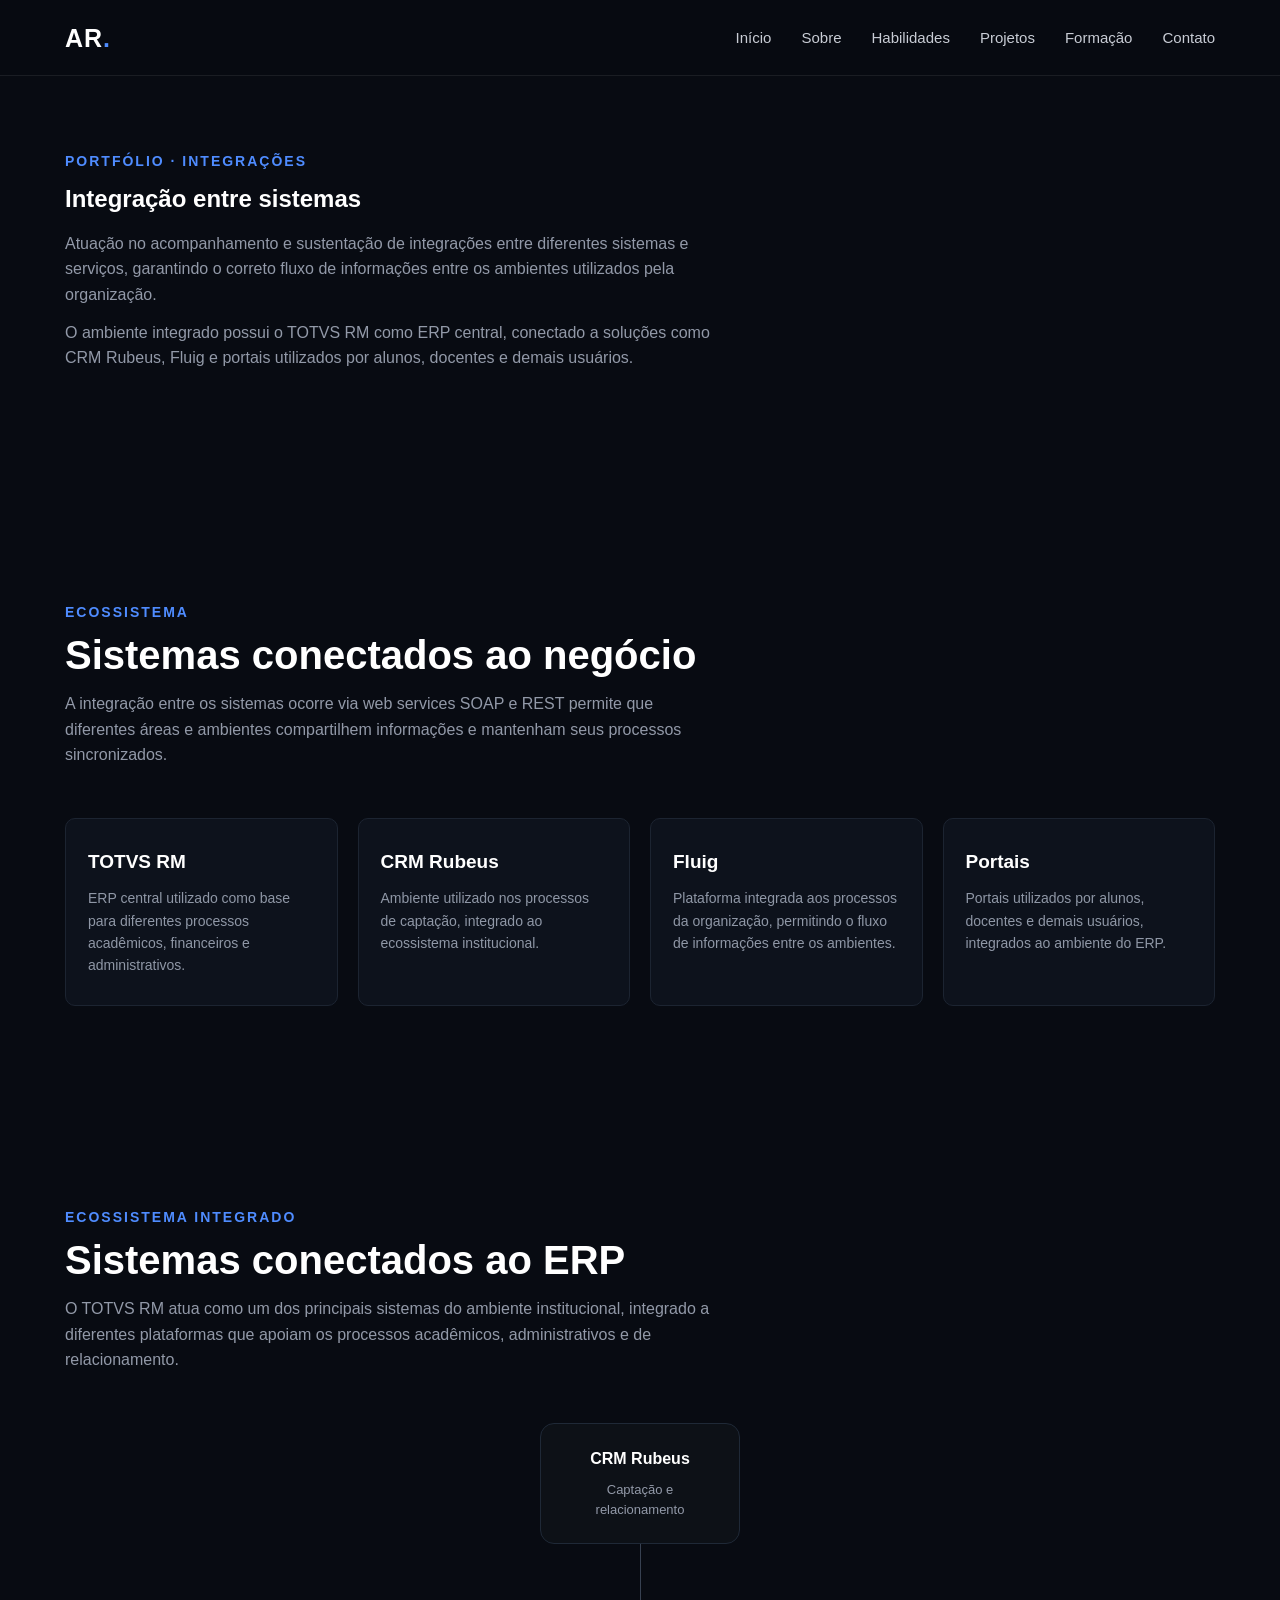
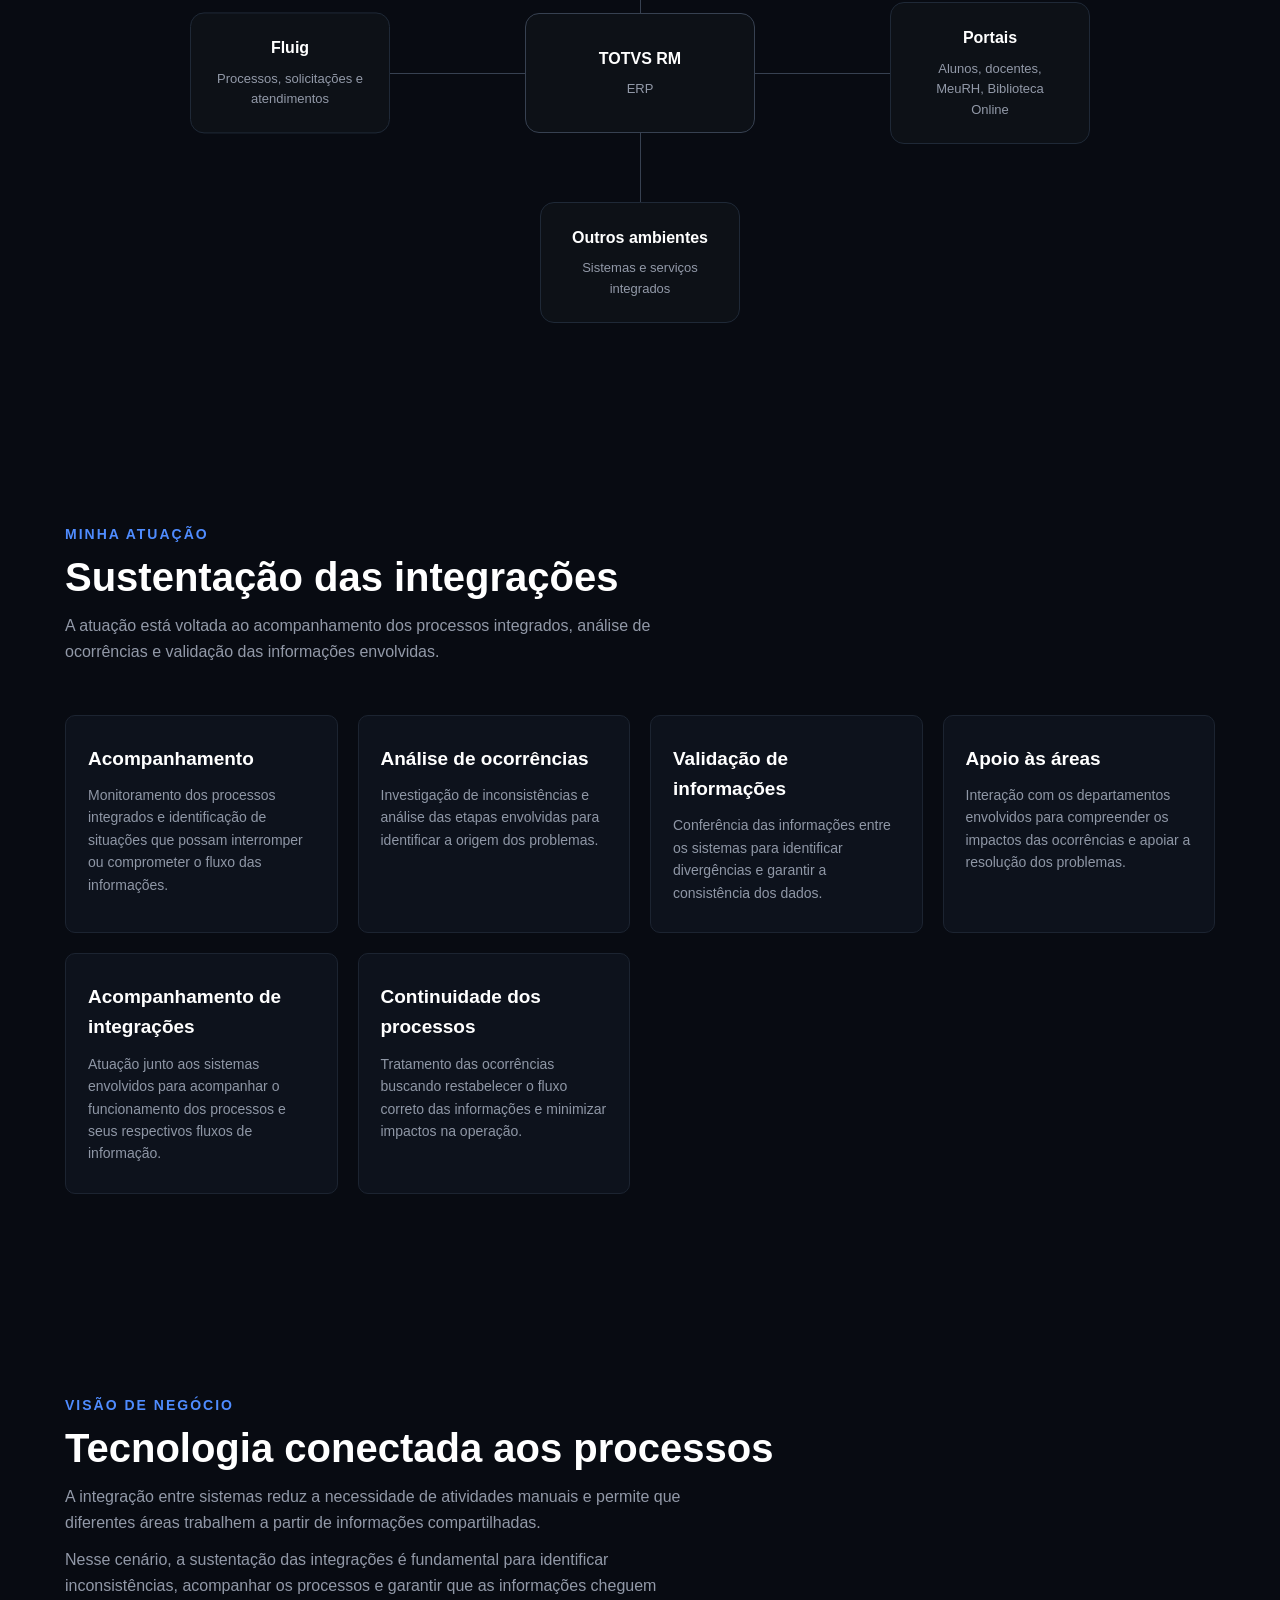
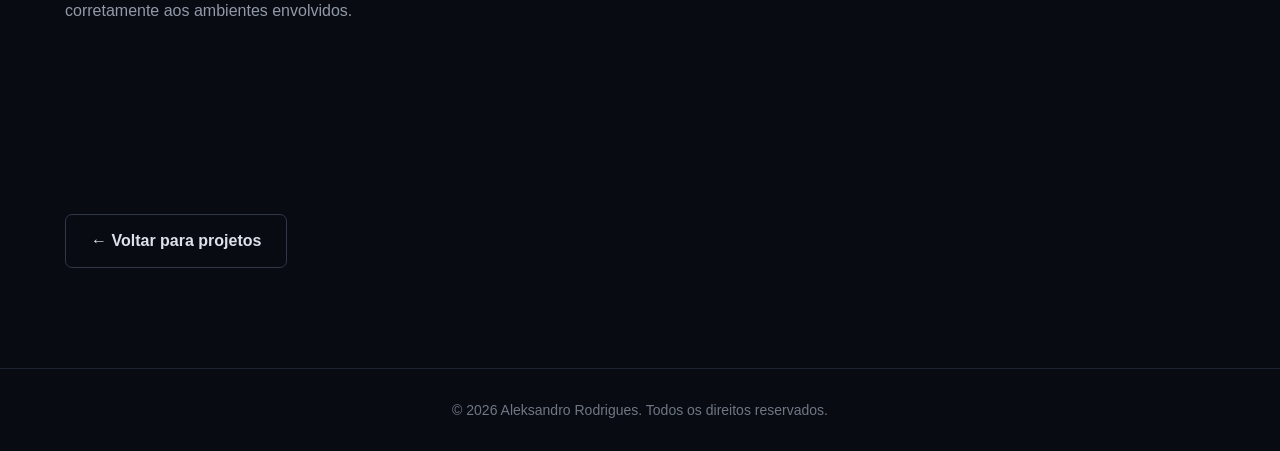
<file: projetos/integracoes.html>
<!DOCTYPE html>
<html lang="pt-BR">
<head>
    <meta charset="UTF-8">
    <meta name="viewport" content="width=device-width, initial-scale=1.0">

    <title>Integrações | Aleksandro Rodrigues</title>

    <meta
        name="description"
        content="Atuação na sustentação e acompanhamento de integrações entre sistemas corporativos."
    >

    <link rel="stylesheet" href="../style.css">

</head>

<body>


    <!-- =========================================
         CABEÇALHO
    ========================================== -->

    <header>
    <nav>
        <div class="logo">
            AR<span>.</span>
        </div>

        <div class="menu-toggle">☰</div>

        <ul>
            <li><a href="../index.html#inicio">Início</a></li>
            <li><a href="../index.html#sobre">Sobre</a></li>
            <li><a href="../index.html#habilidades">Habilidades</a></li>
            <li><a href="../index.html#projetos">Projetos</a></li>
            <li><a href="../index.html#formacao">Formação</a></li>
            <li><a href="../index.html#contato">Contato</a></li>
        </ul>
    </nav>
</header>

<main>

    <!-- =========================================
         HERO
    ========================================== -->

    <section class="project-detail-hero">

        <div class="container">

            <div class="section-title">

                <small>PORTFÓLIO · INTEGRAÇÕES</small>

                <h1>
                    Integração entre sistemas
                </h1>

                <p>
                    Atuação no acompanhamento e sustentação de integrações
                    entre diferentes sistemas e serviços, garantindo o
                    correto fluxo de informações entre os ambientes
                    utilizados pela organização.
                </p>

                <p>
                    O ambiente integrado possui o TOTVS RM como ERP central,
                    conectado a soluções como CRM Rubeus, Fluig e portais
                    utilizados por alunos, docentes e demais usuários.
                </p>

            </div>

        </div>

    </section>


    <!-- =========================================
         VISÃO DO AMBIENTE
    ========================================== -->

    <section>

        <div class="container">

            <div class="section-title">

                <small>ECOSSISTEMA</small>

                <h2>
                    Sistemas conectados ao negócio
                </h2>

                <p>
                    A integração entre os sistemas ocorre via web services 
                    SOAP e REST permite que diferentes áreas e ambientes
                    compartilhem informações e mantenham seus processos sincronizados.
                </p>

            </div>


            <div class="skills-grid">

                <div class="skill">

                    <h3>
                        TOTVS RM
                    </h3>

                    <p>
                        ERP central utilizado como base para diferentes
                        processos acadêmicos, financeiros e administrativos.
                    </p>

                </div>


                <div class="skill">

                    <h3>
                        CRM Rubeus
                    </h3>

                    <p>
                        Ambiente utilizado nos processos de captação,
                        integrado ao ecossistema institucional.
                    </p>

                </div>


                <div class="skill">

                    <h3>
                        Fluig
                    </h3>

                    <p>
                        Plataforma integrada aos processos da organização,
                        permitindo o fluxo de informações entre os ambientes.
                    </p>

                </div>


                <div class="skill">

                    <h3>
                        Portais
                    </h3>

                    <p>
                        Portais utilizados por alunos, docentes e demais
                        usuários, integrados ao ambiente do ERP.
                    </p>

                </div>

            </div>

        </div>

    </section>

 <!-- =========================================
     ECOSSISTEMA INTEGRADO
========================================== -->

<section>

    <div class="container">

        <div class="section-title">

            <small>ECOSSISTEMA INTEGRADO</small>

            <h2>
                Sistemas conectados ao ERP
            </h2>

            <p>
                O TOTVS RM atua como um dos principais sistemas do
                ambiente institucional, integrado a diferentes
                plataformas que apoiam os processos acadêmicos,
                administrativos e de relacionamento.
            </p>

        </div>


        <div class="integration-map">


            <!-- CRM -->

            <div class="integration-system integration-top">

                <strong>
                    CRM Rubeus
                </strong>

                <span>
                    Captação e relacionamento
                </span>

            </div>


            <!-- LINHA -->

            <div class="integration-line line-top"></div>


            <!-- FLUIG -->

            <div class="integration-system integration-left">

                <strong>
                    Fluig
                </strong>

                <span>
                    Processos, solicitações e atendimentos
                </span>

            </div>


            <!-- ERP CENTRAL -->

            <div class="integration-central">

                <strong>
                    TOTVS RM
                </strong>

                <span>
                    ERP
                </span>

            </div>


            <!-- PORTAIS -->

            <div class="integration-system integration-right">

                <strong>
                    Portais
                </strong>

                <span>
                    Alunos, docentes, MeuRH, Biblioteca Online
                </span>

            </div>


            <!-- LINHAS LATERAIS -->

            <div class="integration-line line-left"></div>

            <div class="integration-line line-right"></div>


            <!-- BASE -->

            <div class="integration-system integration-bottom">

                <strong>
                    Outros ambientes
                </strong>

                <span>
                    Sistemas e serviços integrados
                </span>

            </div>


            <div class="integration-line line-bottom"></div>

        </div>

    </div>

</section>


    <!-- =========================================
         ATUAÇÃO
    ========================================== -->

    <section>

        <div class="container">

            <div class="section-title">

                <small>MINHA ATUAÇÃO</small>

                <h2>
                    Sustentação das integrações
                </h2>

                <p>
                    A atuação está voltada ao acompanhamento dos processos
                    integrados, análise de ocorrências e validação das
                    informações envolvidas.
                </p>

            </div>


            <div class="skills-grid">


                <div class="skill">

                    <h3>
                        Acompanhamento
                    </h3>

                    <p>
                        Monitoramento dos processos integrados e identificação
                        de situações que possam interromper ou comprometer
                        o fluxo das informações.
                    </p>

                </div>


                <div class="skill">

                    <h3>
                        Análise de ocorrências
                    </h3>

                    <p>
                        Investigação de inconsistências e análise das etapas
                        envolvidas para identificar a origem dos problemas.
                    </p>

                </div>


                <div class="skill">

                    <h3>
                        Validação de informações
                    </h3>

                    <p>
                        Conferência das informações entre os sistemas para
                        identificar divergências e garantir a consistência
                        dos dados.
                    </p>

                </div>


                <div class="skill">

                    <h3>
                        Apoio às áreas
                    </h3>

                    <p>
                        Interação com os departamentos envolvidos para
                        compreender os impactos das ocorrências e apoiar
                        a resolução dos problemas.
                    </p>

                </div>


                <div class="skill">

                    <h3>
                        Acompanhamento de integrações
                    </h3>

                    <p>
                        Atuação junto aos sistemas envolvidos para acompanhar
                        o funcionamento dos processos e seus respectivos
                        fluxos de informação.
                    </p>

                </div>


                <div class="skill">

                    <h3>
                        Continuidade dos processos
                    </h3>

                    <p>
                        Tratamento das ocorrências buscando restabelecer
                        o fluxo correto das informações e minimizar impactos
                        na operação.
                    </p>

                </div>


            </div>

        </div>

    </section>


    <!-- =========================================
         RESULTADO
    ========================================== -->

    <section>

        <div class="container">

            <div class="section-title">

                <small>VISÃO DE NEGÓCIO</small>

                <h2>
                    Tecnologia conectada aos processos
                </h2>

                <p>
                    A integração entre sistemas reduz a necessidade de
                    atividades manuais e permite que diferentes áreas
                    trabalhem a partir de informações compartilhadas.
                </p>

                <p>
                    Nesse cenário, a sustentação das integrações é
                    fundamental para identificar inconsistências,
                    acompanhar os processos e garantir que as informações
                    cheguem corretamente aos ambientes envolvidos.
                </p>

            </div>

        </div>

    </section>

  <!-- =========================================
         VOLTAR
    ========================================== -->

    <section class="project-back">

        <div class="container">

            <a
                href="../index.html#projetos"
                class="btn btn-secondary"
            >
                ← Voltar para projetos
            </a>

        </div>

    </section>

</main>


    <!-- =========================================
         RODAPÉ
    ========================================== -->

    <footer>
        <div class="container">
            <p>
                © <span id="year"></span>
                Aleksandro Rodrigues. Todos os direitos reservados.
            </p>
        </div>
    </footer>

    <button id="backToTop" aria-label="Voltar ao topo">↑</button>
    <script src="../script.js"></script>

</body>

</html>
</file>
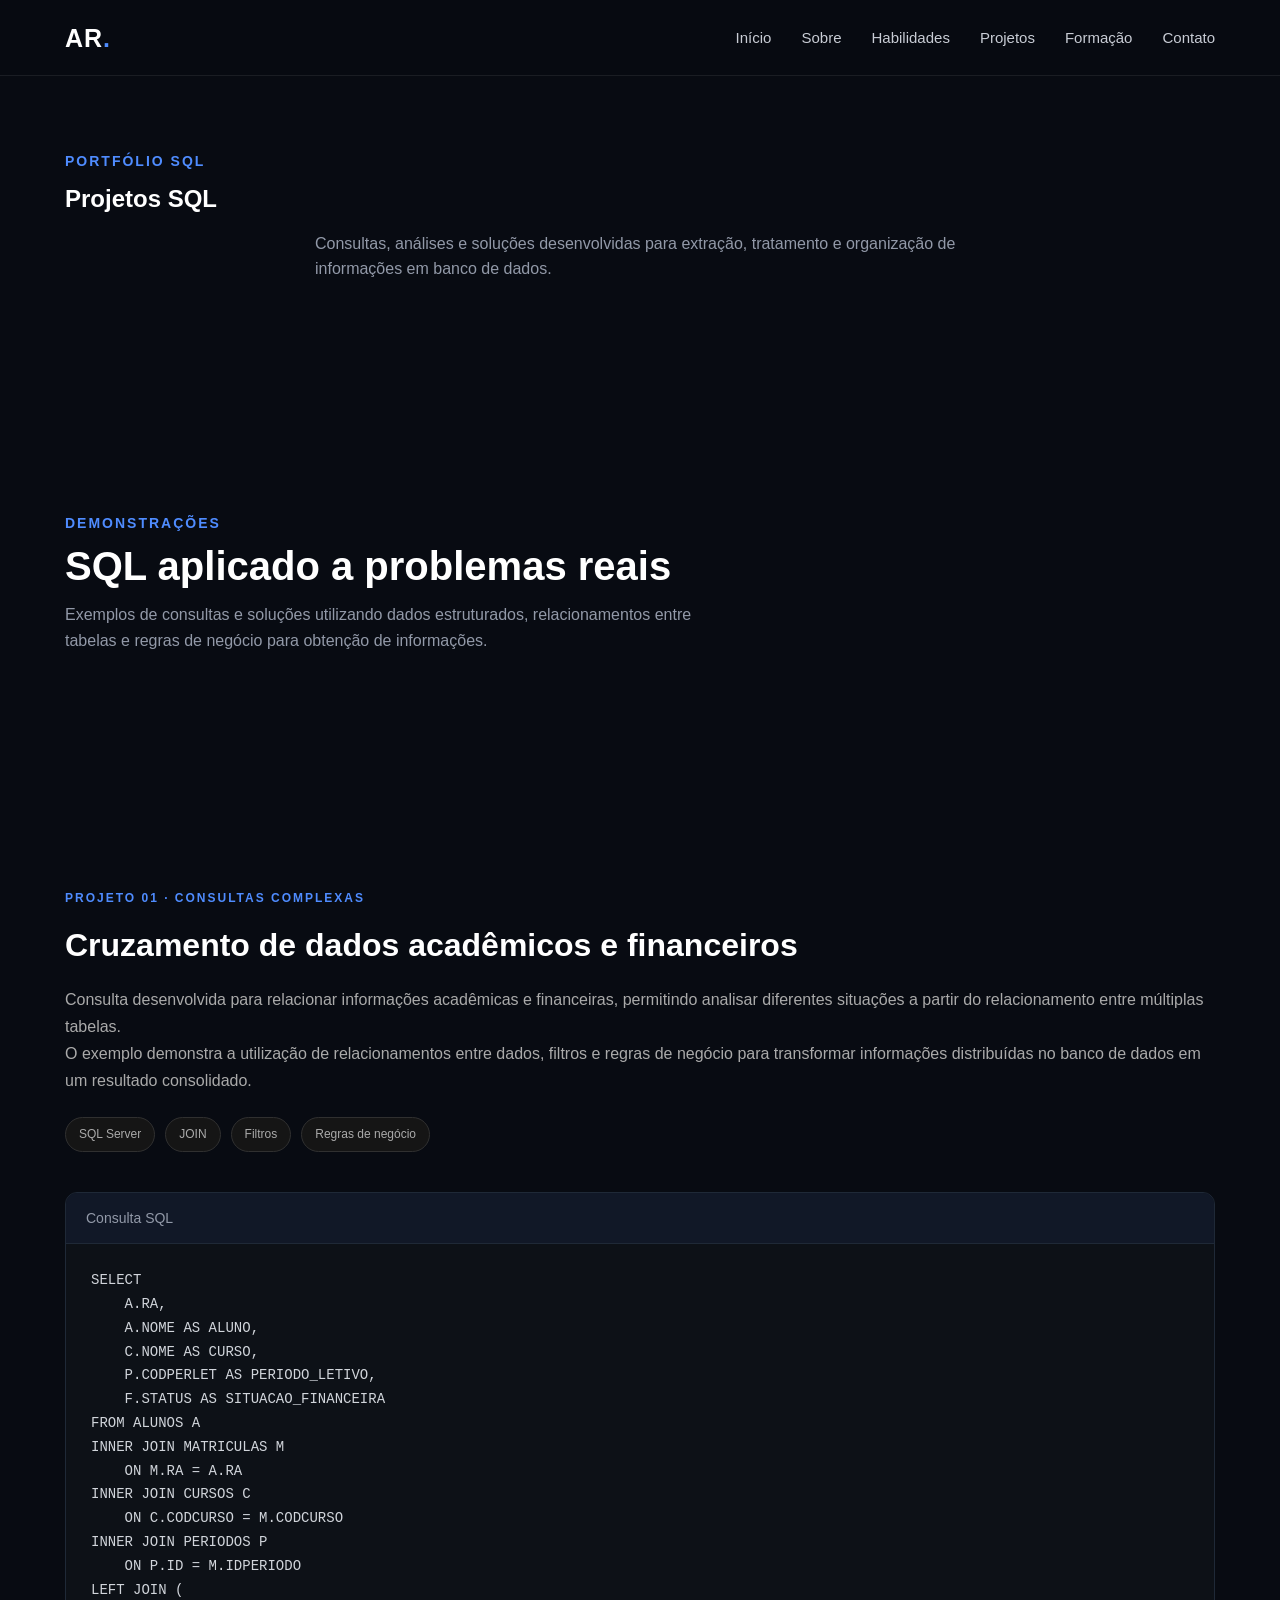
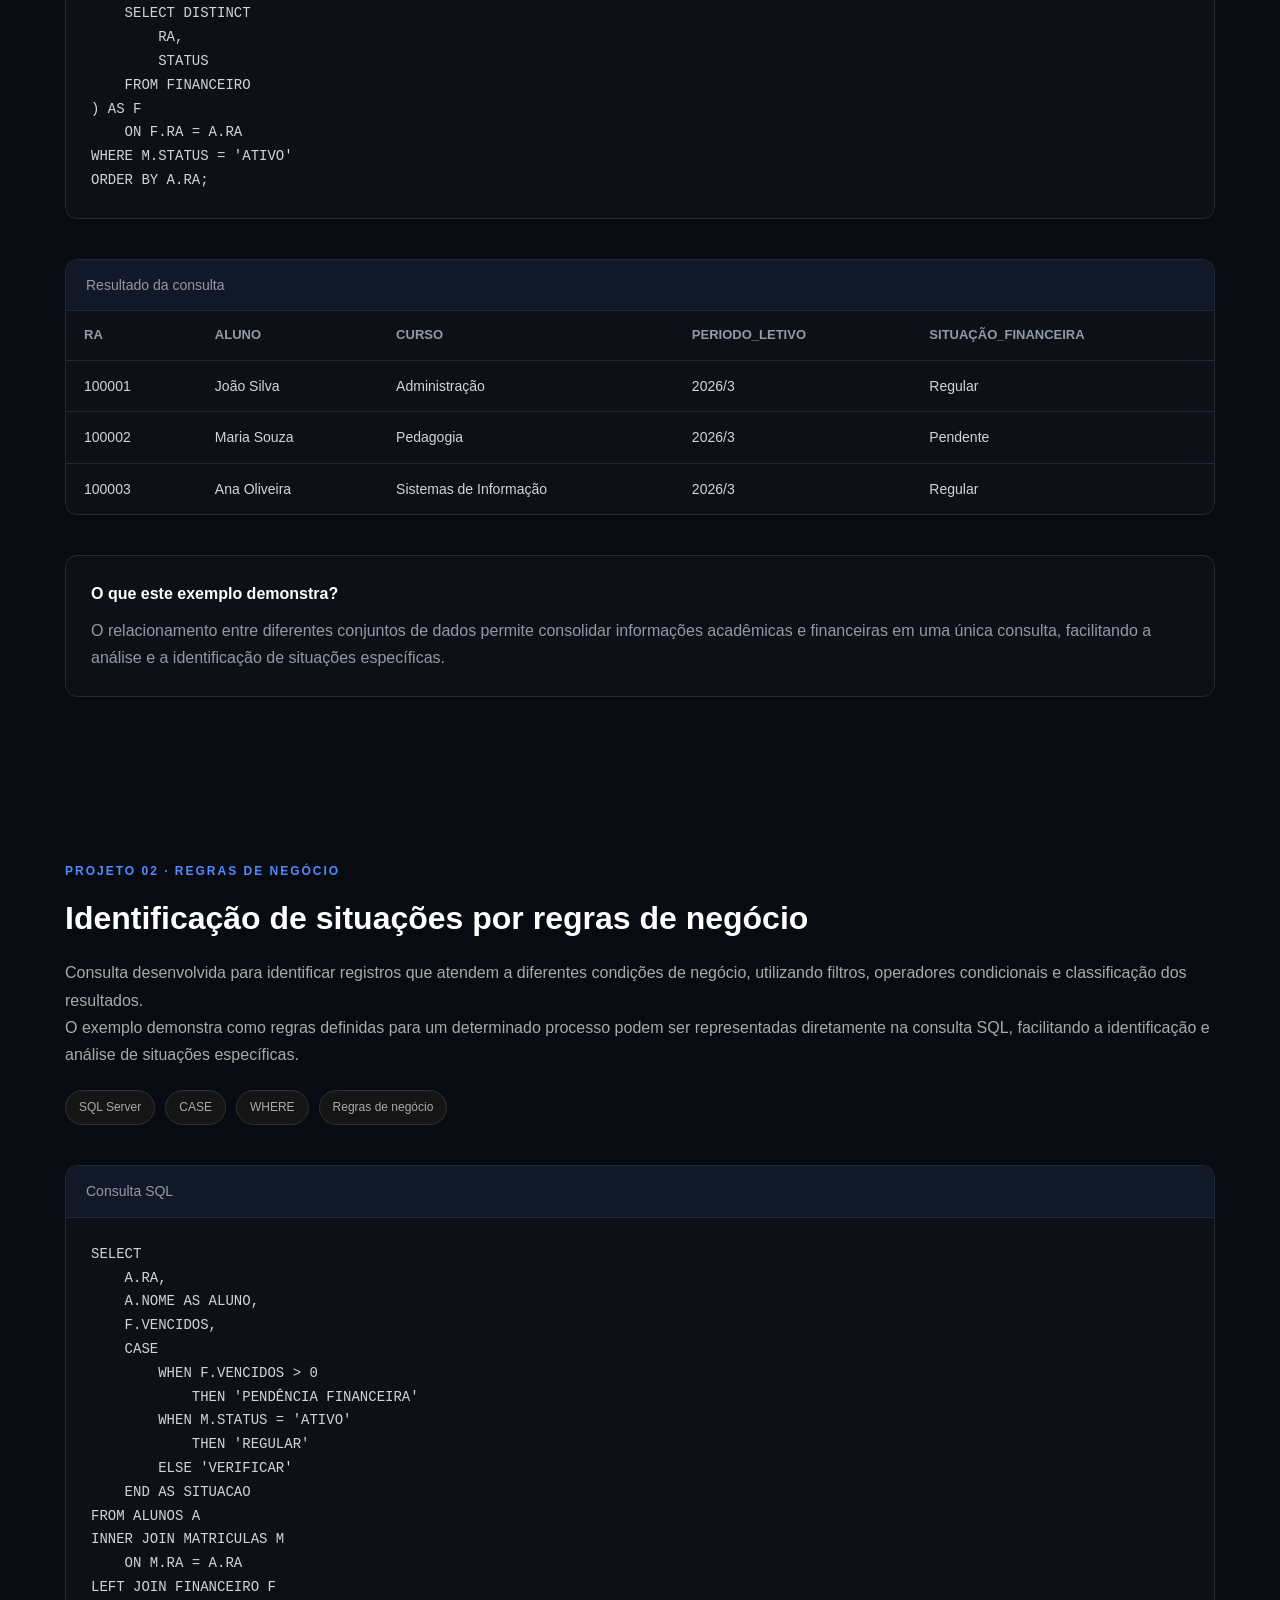
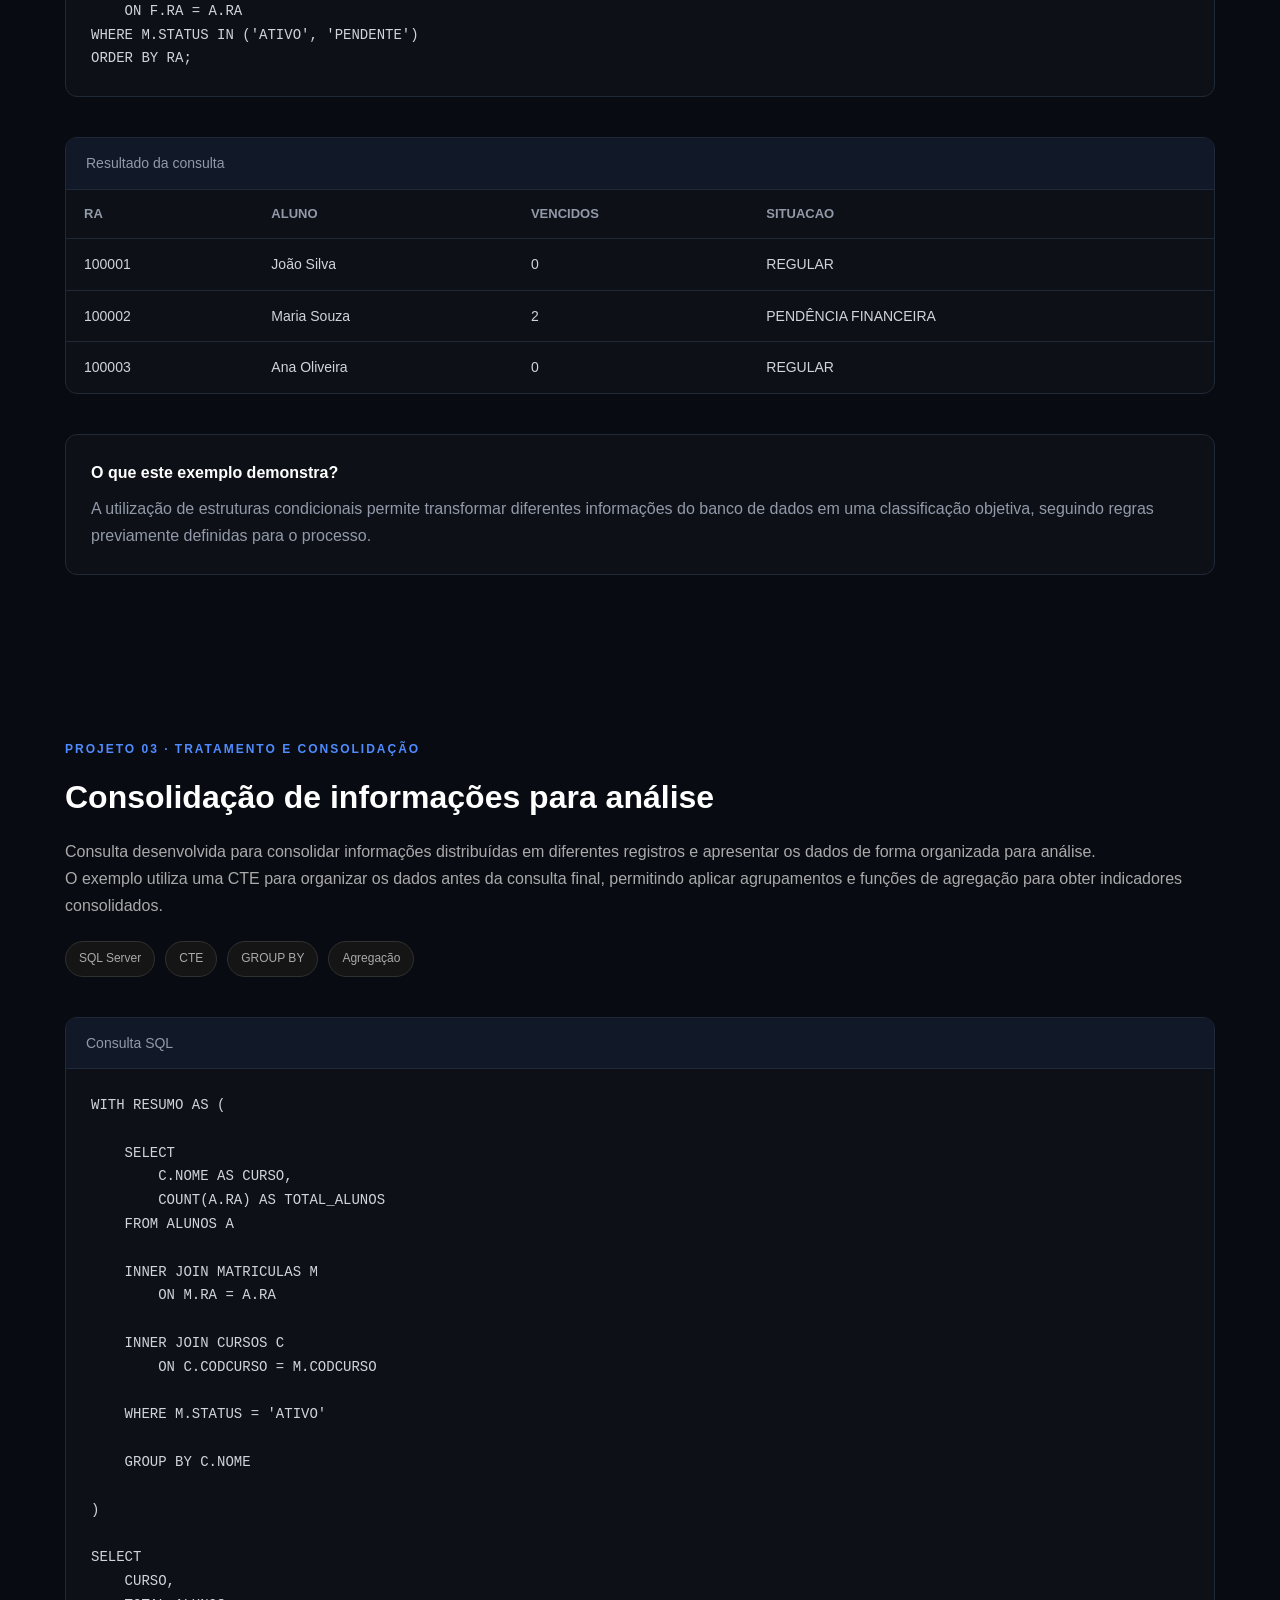
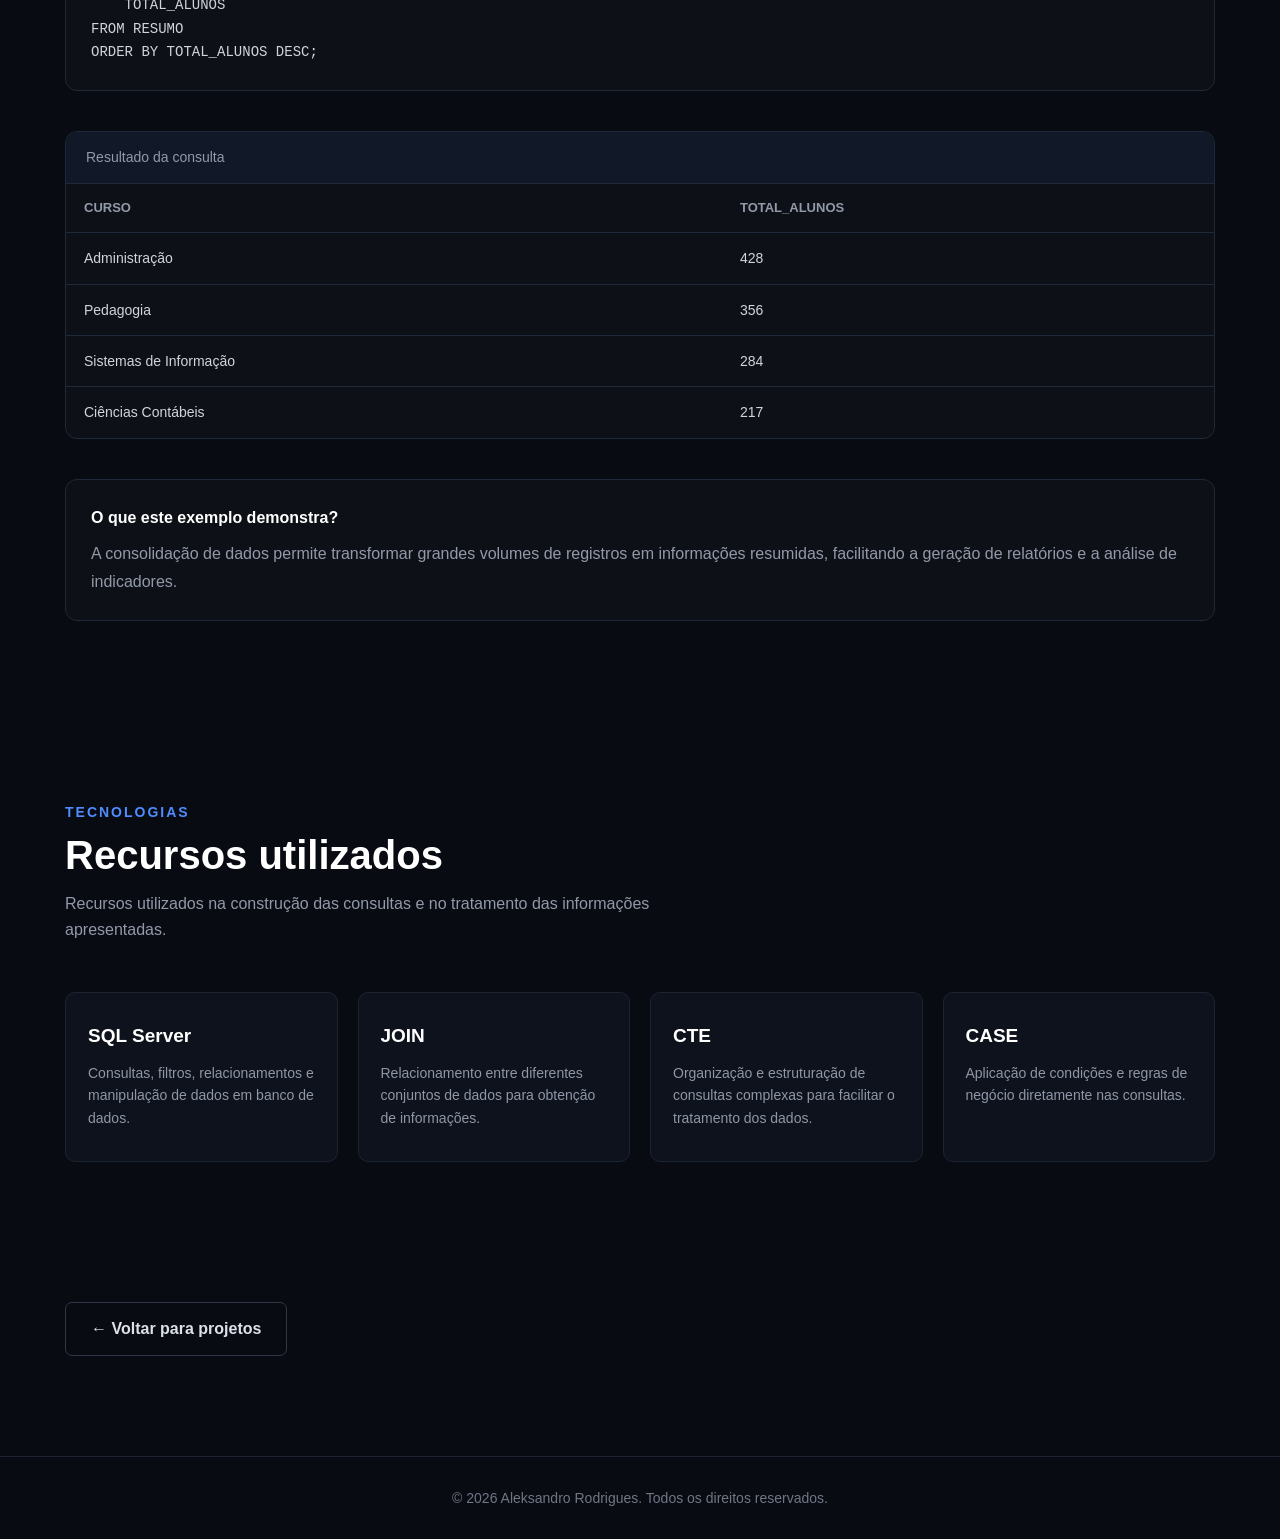
<file: projetos/projetos-sql.html>
<!DOCTYPE html>
<html lang="pt-BR">
<head>
    <meta charset="UTF-8">
    <meta name="viewport" content="width=device-width, initial-scale=1.0">

    <title>Projetos SQL | Aleksandro Rodrigues</title>

    <meta
        name="description"
        content="Projetos e demonstrações de SQL, consultas, tratamento de dados e aplicação de regras de negócio.">

    <link
        rel="stylesheet" href="../style.css">
</head>


<body>


    <!-- =========================================
         CABEÇALHO
    ========================================== -->

    <header>
    <nav>
        <div class="logo">
            AR<span>.</span>
        </div>

        <div class="menu-toggle">☰</div>

        <ul>
            <li><a href="../index.html#inicio">Início</a></li>
            <li><a href="../index.html#sobre">Sobre</a></li>
            <li><a href="../index.html#habilidades">Habilidades</a></li>
            <li><a href="../index.html#projetos">Projetos</a></li>
            <li><a href="../index.html#formacao">Formação</a></li>
            <li><a href="../index.html#contato">Contato</a></li>
        </ul>
    </nav>
</header>

<main>

    <!-- =========================================
         HERO
    ========================================== -->

    <section class="project-detail-hero">

        <div class="container">

            <div class="section-title">

                <small>PORTFÓLIO SQL</small>

                <h1>Projetos SQL</h1>

                <p class="project-description">
                    Consultas, análises e soluções desenvolvidas
                    para extração, tratamento e organização de
                    informações em banco de dados.
                </p>

            </div>

        </div>

    </section>



    <!-- =========================================
         INTRODUÇÃO
    ========================================== -->

    <section>

        <div class="container">

            <div class="section-title">

                <small>DEMONSTRAÇÕES</small>

                <h2>SQL aplicado a problemas reais</h2>

                <p>
                    Exemplos de consultas e soluções utilizando
                    dados estruturados, relacionamentos entre tabelas
                    e regras de negócio para obtenção de informações.
                </p>

            </div>

        </div>

    </section>



    <!-- =========================================
         PROJETOS SQL
    ========================================== -->

    <!-- =========================================
     PROJETO 01
========================================== -->

<section class="website-demo">

    <div class="container">

        <div class="demo-header">

            <small>PROJETO 01 · CONSULTAS COMPLEXAS</small>

            <h2>Cruzamento de dados acadêmicos e financeiros</h2>

            <p>
                Consulta desenvolvida para relacionar informações
                acadêmicas e financeiras, permitindo analisar
                diferentes situações a partir do relacionamento
                entre múltiplas tabelas.
            </p>

            <p>
                O exemplo demonstra a utilização de relacionamentos
                entre dados, filtros e regras de negócio para
                transformar informações distribuídas no banco
                de dados em um resultado consolidado.
            </p>

            <div class="project-tags">
                <span>SQL Server</span>
                <span>JOIN</span>
                <span>Filtros</span>
                <span>Regras de negócio</span>
            </div>

        </div>


        <!-- CÓDIGO SQL -->

        <div class="sql-code">

            <div class="sql-code-header">
                <span>Consulta SQL</span>
            </div>

            <pre><code>SELECT
    A.RA,
    A.NOME AS ALUNO,
    C.NOME AS CURSO,
    P.CODPERLET AS PERIODO_LETIVO,
    F.STATUS AS SITUACAO_FINANCEIRA
FROM ALUNOS A
INNER JOIN MATRICULAS M
    ON M.RA = A.RA
INNER JOIN CURSOS C
    ON C.CODCURSO = M.CODCURSO
INNER JOIN PERIODOS P
    ON P.ID = M.IDPERIODO
LEFT JOIN ( 
    SELECT DISTINCT
        RA,
        STATUS
    FROM FINANCEIRO
) AS F
    ON F.RA = A.RA
WHERE M.STATUS = 'ATIVO'
ORDER BY A.RA;</code></pre>

        </div>


        <!-- RESULTADO -->

        <div class="sql-result">

            <div class="sql-result-header">
                <span>Resultado da consulta</span>
            </div>

            <div class="sql-table-wrapper">

                <table>

                    <thead>

                        <tr>
                            <th>RA</th>
                            <th>ALUNO</th>
                            <th>CURSO</th>
                            <th>PERIODO_LETIVO</th>
                            <th>SITUAÇÃO_FINANCEIRA</th>
                        </tr>

                    </thead>

                    <tbody>

                        <tr>
                            <td>100001</td>
                            <td>João Silva</td>
                            <td>Administração</td>
                            <td>2026/3</td>
                            <td>Regular</td>
                        </tr>

                        <tr>
                            <td>100002</td>
                            <td>Maria Souza</td>
                            <td>Pedagogia</td>
                            <td>2026/3</td>
                            <td>Pendente</td>
                        </tr>

                        <tr>
                            <td>100003</td>
                            <td>Ana Oliveira</td>
                            <td>Sistemas de Informação</td>
                            <td>2026/3</td>
                            <td>Regular</td>
                        </tr>

                    </tbody>

                </table>

            </div>

        </div>


        <div class="sql-observation">

            <strong>O que este exemplo demonstra?</strong>

            <p>
                O relacionamento entre diferentes conjuntos de dados
                permite consolidar informações acadêmicas e financeiras
                em uma única consulta, facilitando a análise e a
                identificação de situações específicas.
            </p>

        </div>

    </div>

</section>

<!-- =========================================
     PROJETO 02
========================================== -->

<section class="website-demo">

    <div class="container">

        <div class="demo-header">

            <small>PROJETO 02 · REGRAS DE NEGÓCIO</small>

            <h2>Identificação de situações por regras de negócio</h2>

            <p>
                Consulta desenvolvida para identificar registros
                que atendem a diferentes condições de negócio,
                utilizando filtros, operadores condicionais e
                classificação dos resultados.
            </p>

            <p>
                O exemplo demonstra como regras definidas para um
                determinado processo podem ser representadas
                diretamente na consulta SQL, facilitando a
                identificação e análise de situações específicas.
            </p>

            <div class="project-tags">
                <span>SQL Server</span>
                <span>CASE</span>
                <span>WHERE</span>
                <span>Regras de negócio</span>
            </div>

        </div>


        <!-- CÓDIGO SQL -->

        <div class="sql-code">

            <div class="sql-code-header">
                <span>Consulta SQL</span>
            </div>

            <pre><code>SELECT
    A.RA,
    A.NOME AS ALUNO,
    F.VENCIDOS,
    CASE
        WHEN F.VENCIDOS > 0
            THEN 'PENDÊNCIA FINANCEIRA'
        WHEN M.STATUS = 'ATIVO'
            THEN 'REGULAR'
        ELSE 'VERIFICAR'
    END AS SITUACAO
FROM ALUNOS A
INNER JOIN MATRICULAS M
    ON M.RA = A.RA
LEFT JOIN FINANCEIRO F
    ON F.RA = A.RA
WHERE M.STATUS IN ('ATIVO', 'PENDENTE')
ORDER BY RA;</code></pre>

        </div>


        <!-- RESULTADO -->

        <div class="sql-result">

            <div class="sql-result-header">
                <span>Resultado da consulta</span>
            </div>

            <div class="sql-table-wrapper">

                <table>

                    <thead>

                        <tr>
                            <th>RA</th>
                            <th>ALUNO</th>
                            <th>VENCIDOS</th>
                            <th>SITUACAO</th>
                        </tr>

                    </thead>

                    <tbody>

                        <tr>
                            <td>100001</td>
                            <td>João Silva</td>
                            <td>0</td>
                            <td>REGULAR</td>
                        </tr>

                        <tr>
                            <td>100002</td>
                            <td>Maria Souza</td>
                            <td>2</td>
                            <td>PENDÊNCIA FINANCEIRA</td>
                        </tr>

                        <tr>
                            <td>100003</td>
                            <td>Ana Oliveira</td>
                            <td>0</td>
                            <td>REGULAR</td>
                        </tr>

                    </tbody>

                </table>

            </div>

        </div>


        <div class="sql-observation">

            <strong>O que este exemplo demonstra?</strong>

            <p>
                A utilização de estruturas condicionais permite
                transformar diferentes informações do banco de dados
                em uma classificação objetiva, seguindo regras
                previamente definidas para o processo.
            </p>

        </div>

    </div>

</section>

<!-- =========================================
     PROJETO 03
========================================== -->

<section class="website-demo">

    <div class="container">

        <div class="demo-header">

            <small>PROJETO 03 · TRATAMENTO E CONSOLIDAÇÃO</small>

            <h2>Consolidação de informações para análise</h2>

            <p>
                Consulta desenvolvida para consolidar informações
                distribuídas em diferentes registros e apresentar
                os dados de forma organizada para análise.
            </p>

            <p>
                O exemplo utiliza uma CTE para organizar os dados
                antes da consulta final, permitindo aplicar
                agrupamentos e funções de agregação para obter
                indicadores consolidados.
            </p>

            <div class="project-tags">
                <span>SQL Server</span>
                <span>CTE</span>
                <span>GROUP BY</span>
                <span>Agregação</span>
            </div>

        </div>


        <!-- CÓDIGO SQL -->

        <div class="sql-code">

            <div class="sql-code-header">
                <span>Consulta SQL</span>
            </div>

            <pre><code>WITH RESUMO AS (

    SELECT
        C.NOME AS CURSO,
        COUNT(A.RA) AS TOTAL_ALUNOS
    FROM ALUNOS A

    INNER JOIN MATRICULAS M
        ON M.RA = A.RA

    INNER JOIN CURSOS C
        ON C.CODCURSO = M.CODCURSO

    WHERE M.STATUS = 'ATIVO'

    GROUP BY C.NOME

)

SELECT
    CURSO,
    TOTAL_ALUNOS
FROM RESUMO
ORDER BY TOTAL_ALUNOS DESC;</code></pre>

        </div>


        <!-- RESULTADO -->

        <div class="sql-result">

            <div class="sql-result-header">
                <span>Resultado da consulta</span>
            </div>

            <div class="sql-table-wrapper">

                <table>

                    <thead>

                        <tr>
                            <th>CURSO</th>
                            <th>TOTAL_ALUNOS</th>
                        </tr>

                    </thead>

                    <tbody>

                        <tr>
                            <td>Administração</td>
                            <td>428</td>
                        </tr>

                        <tr>
                            <td>Pedagogia</td>
                            <td>356</td>
                        </tr>

                        <tr>
                            <td>Sistemas de Informação</td>
                            <td>284</td>
                        </tr>

                        <tr>
                            <td>Ciências Contábeis</td>
                            <td>217</td>
                        </tr>

                    </tbody>

                </table>

            </div>

        </div>


        <div class="sql-observation">

            <strong>O que este exemplo demonstra?</strong>

            <p>
                A consolidação de dados permite transformar grandes
                volumes de registros em informações resumidas,
                facilitando a geração de relatórios e a análise
                de indicadores.
            </p>

        </div>

    </div>

</section>

<!-- =========================================
     TECNOLOGIAS
========================================== -->

<section>

    <div class="container">

        <div class="section-title">

            <small>TECNOLOGIAS</small>

            <h2>Recursos utilizados</h2>

            <p>
                Recursos utilizados na construção das consultas
                e no tratamento das informações apresentadas.
            </p>

        </div>


        <div class="skills-grid">

            <div class="skill">

                <h3>SQL Server</h3>

                <p>
                    Consultas, filtros, relacionamentos e
                    manipulação de dados em banco de dados.
                </p>

            </div>


            <div class="skill">

                <h3>JOIN</h3>

                <p>
                    Relacionamento entre diferentes conjuntos
                    de dados para obtenção de informações.
                </p>

            </div>


            <div class="skill">

                <h3>CTE</h3>

                <p>
                    Organização e estruturação de consultas
                    complexas para facilitar o tratamento dos dados.
                </p>

            </div>


            <div class="skill">

                <h3>CASE</h3>

                <p>
                    Aplicação de condições e regras de negócio
                    diretamente nas consultas.
                </p>

            </div>

        </div>

    </div>

</section>

     <!-- =========================================
         VOLTAR
    ========================================== -->

    <section class="project-back">

        <div class="container">

            <a
                href="../index.html#projetos"
                class="btn btn-secondary"
            >
                ← Voltar para projetos
            </a>

        </div>

    </section>

</main>
    <!-- =========================================
         RODAPÉ
    ========================================== -->

    <footer>

        <div class="container">

            <p>
                © <span id="year"></span>
                Aleksandro Rodrigues. Todos os direitos reservados.
            </p>

        </div>

    </footer>

    <button id="backToTop" aria-label="Voltar ao topo">↑</button>
    <script src="../script.js"></script>

</body>

</html>
</file>
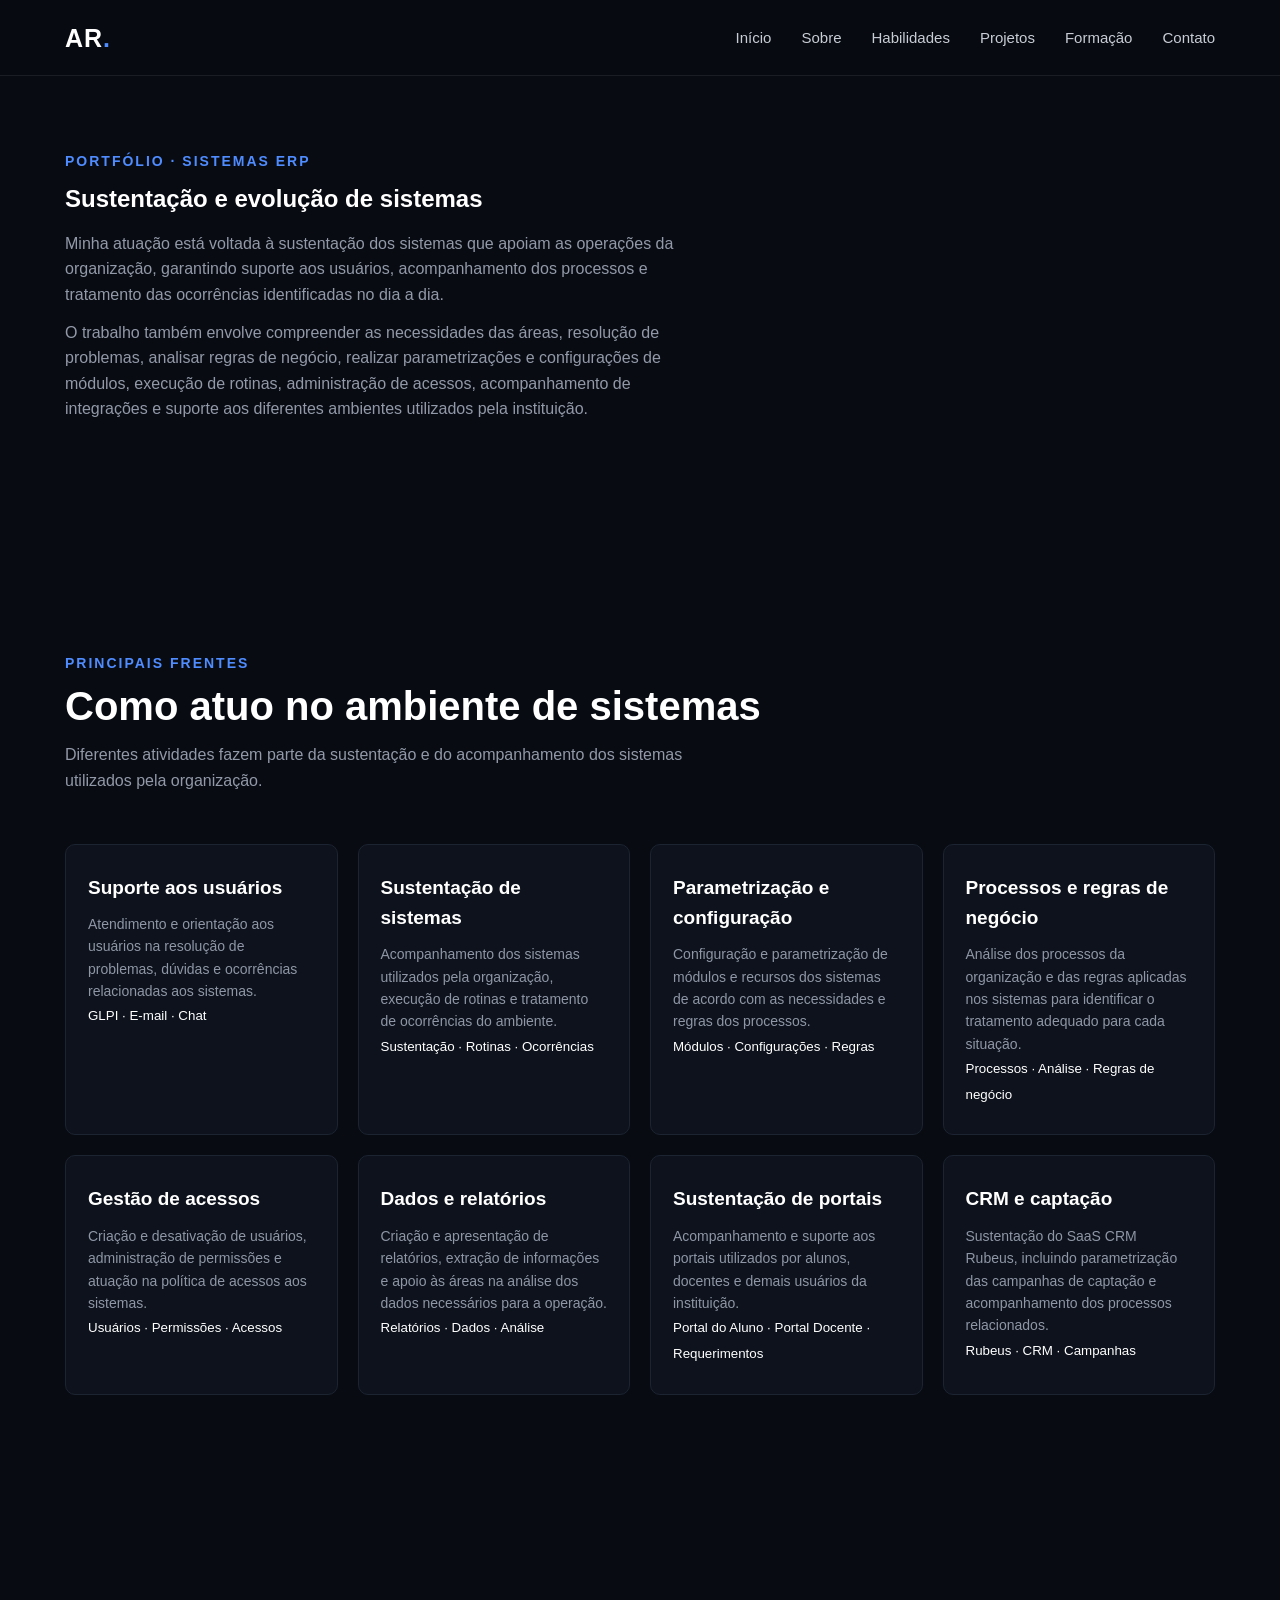
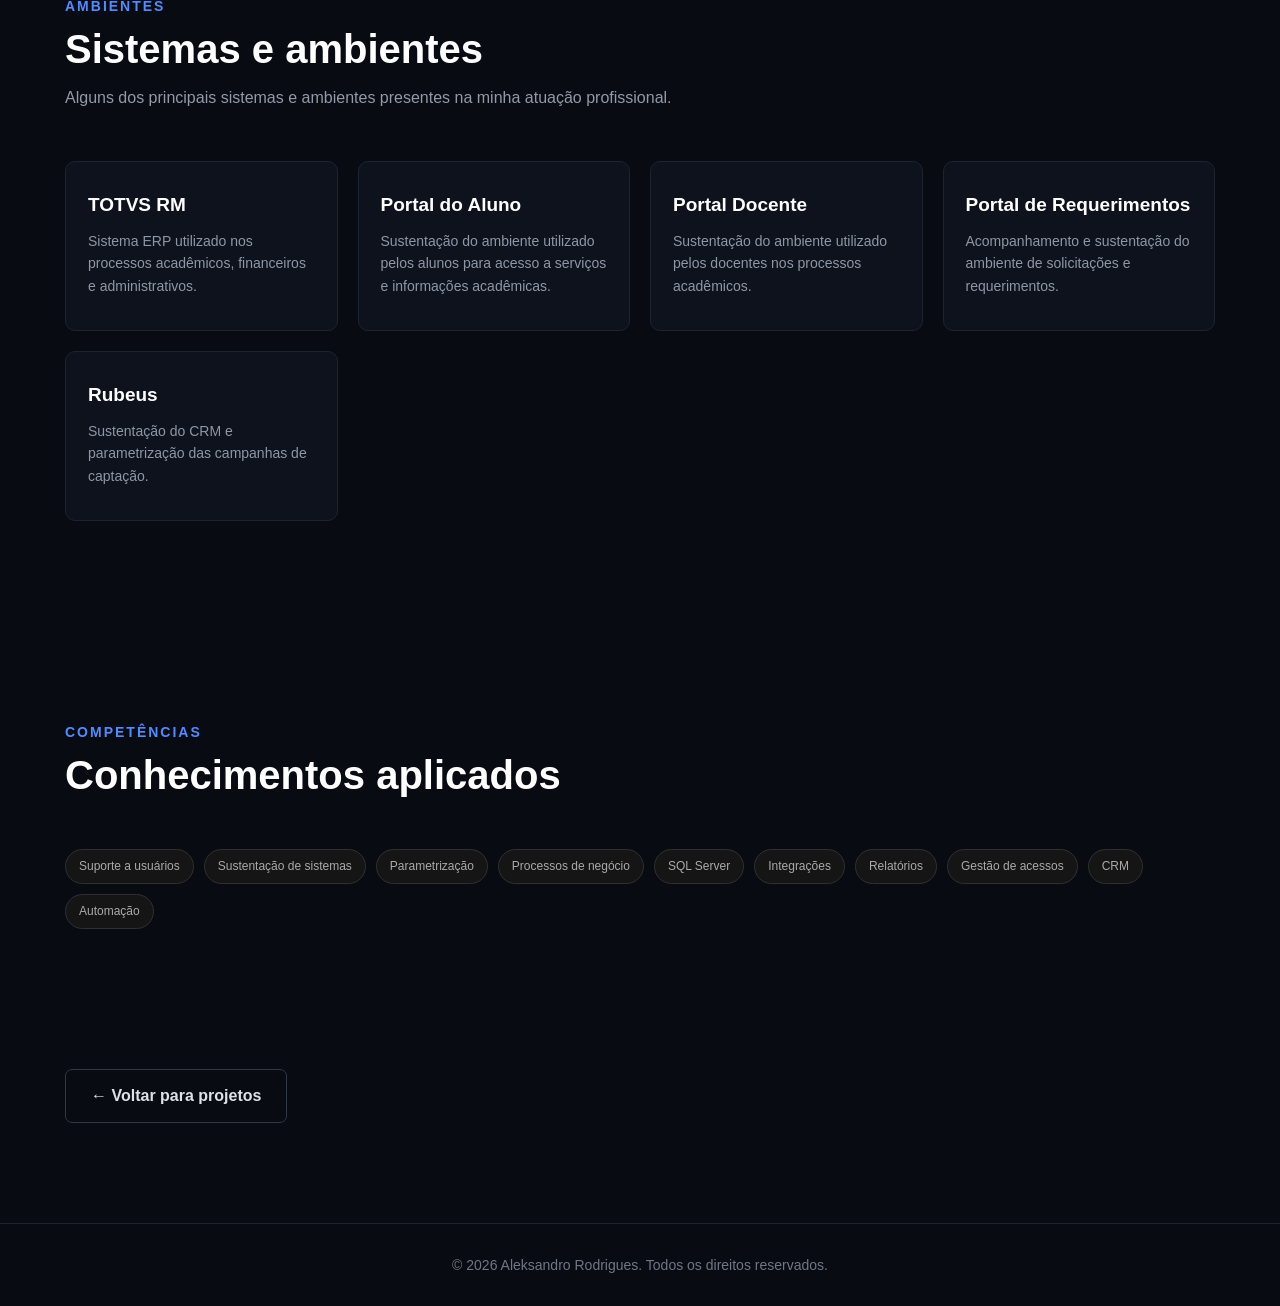
<file: projetos/sistemas-ERP.html>
<!DOCTYPE html>
<html lang="pt-BR">
<head>
    <meta charset="UTF-8">
    <meta name="viewport" content="width=device-width, initial-scale=1.0">

    <title>Sistemas ERP | Aleksandro Rodrigues</title>

    <meta
        name="description"
        content="Projetos e experiências com sistemas ERP, processos de negócio, integrações e sustentação de sistemas.">

    <link rel="stylesheet" href="../style.css">

</head>

<body>

    <!-- =========================================
         CABEÇALHO
    ========================================== -->

     <header>
    <nav>
        <div class="logo">
            AR<span>.</span>
        </div>

        <div class="menu-toggle">☰</div>

        <ul>
            <li><a href="../index.html#inicio">Início</a></li>
            <li><a href="../index.html#sobre">Sobre</a></li>
            <li><a href="../index.html#habilidades">Habilidades</a></li>
            <li><a href="../index.html#projetos">Projetos</a></li>
            <li><a href="../index.html#formacao">Formação</a></li>
            <li><a href="../index.html#contato">Contato</a></li>
        </ul>
    </nav>
</header>

<main>

<!-- =========================================
         HERO
    ========================================== -->

    <section class="project-detail-hero">

        <div class="container">

            <div class="section-title">

                <small>PORTFÓLIO · SISTEMAS ERP</small>

                <h1>Sustentação e evolução de sistemas</h1>

                <p>
                    Minha atuação está voltada à sustentação dos sistemas 
                    que apoiam as operações da organização, garantindo suporte
                    aos usuários, acompanhamento dos processos e tratamento 
                    das ocorrências identificadas no dia a dia.
                </p>

                <p>
                    O trabalho também envolve compreender as necessidades das 
                    áreas, resolução de problemas, analisar regras de negócio, 
                    realizar parametrizações e configurações de módulos, execução 
                    de rotinas, administração de acessos, acompanhamento de integrações
                    e suporte aos diferentes ambientes utilizados pela instituição.
                </p>

            </div>

        </div>

    </section>


    <!-- =========================================
         PRINCIPAIS FRENTES DE ATUAÇÃO
    ========================================== -->

    <section>

        <div class="container">

            <div class="section-title">

                <small>PRINCIPAIS FRENTES</small>

                <h2>
                    Como atuo no ambiente de sistemas
                </h2>

                <p>
                    Diferentes atividades fazem parte da sustentação
                    e do acompanhamento dos sistemas utilizados pela
                    organização.
                </p>

            </div>


            <div class="skills-grid">


                <!-- CARD 01 -->

                <div class="skill">

                    <h3>
                        Suporte aos usuários
                    </h3>

                    <p>
                        Atendimento e orientação aos usuários na resolução
                        de problemas, dúvidas e ocorrências relacionadas
                        aos sistemas.
                    </p>

                    <small>
                        GLPI · E-mail · Chat
                    </small>

                </div>


                <!-- CARD 02 -->

                <div class="skill">

                    <h3>
                        Sustentação de sistemas
                    </h3>

                    <p>
                        Acompanhamento dos sistemas utilizados pela
                        organização, execução de rotinas e tratamento
                        de ocorrências do ambiente.
                    </p>

                    <small>
                        Sustentação · Rotinas · Ocorrências
                    </small>

                </div>


                <!-- CARD 03 -->

                <div class="skill">

                    <h3>
                        Parametrização e configuração
                    </h3>

                    <p>
                        Configuração e parametrização de módulos e recursos
                        dos sistemas de acordo com as necessidades e regras
                        dos processos.
                    </p>

                    <small>
                        Módulos · Configurações · Regras
                    </small>

                </div>


                <!-- CARD 04 -->

                <div class="skill">

                    <h3>
                        Processos e regras de negócio
                    </h3>

                    <p>
                        Análise dos processos da organização e das regras
                        aplicadas nos sistemas para identificar o tratamento
                        adequado para cada situação.
                    </p>

                    <small>
                        Processos · Análise · Regras de negócio
                    </small>

                </div>


                <!-- CARD 05 -->

                <div class="skill">

                    <h3>
                        Gestão de acessos
                    </h3>

                    <p>
                        Criação e desativação de usuários, administração
                        de permissões e atuação na política de acessos
                        aos sistemas.
                    </p>

                    <small>
                        Usuários · Permissões · Acessos
                    </small>

                </div>


                <!-- CARD 06 -->

                <div class="skill">

                    <h3>
                        Dados e relatórios
                    </h3>

                    <p>
                        Criação e apresentação de relatórios, extração
                        de informações e apoio às áreas na análise
                        dos dados necessários para a operação.
                    </p>

                    <small>
                        Relatórios · Dados · Análise
                    </small>

                </div>


                <!-- CARD 07 -->

                <div class="skill">

                    <h3>
                        Sustentação de portais
                    </h3>

                    <p>
                        Acompanhamento e suporte aos portais utilizados
                        por alunos, docentes e demais usuários da
                        instituição.
                    </p>

                    <small>
                        Portal do Aluno · Portal Docente · Requerimentos
                    </small>

                </div>


                <!-- CARD 08 -->

                <div class="skill">

                    <h3>
                        CRM e captação
                    </h3>

                    <p>
                        Sustentação do SaaS CRM Rubeus, incluindo
                        parametrização das campanhas de captação e
                        acompanhamento dos processos relacionados.
                    </p>

                    <small>
                        Rubeus · CRM · Campanhas
                    </small>

                </div>


            </div>

        </div>

    </section>


    <!-- =========================================
         AMBIENTES E SISTEMAS
    ========================================== -->

    <section>

        <div class="container">

            <div class="section-title">

                <small>AMBIENTES</small>

                <h2>
                    Sistemas e ambientes
                </h2>

                <p>
                    Alguns dos principais sistemas e ambientes presentes
                    na minha atuação profissional.
                </p>

            </div>


            <div class="skills-grid">

                <div class="skill">

                    <h3>
                        TOTVS RM
                    </h3>

                    <p>
                        Sistema ERP utilizado nos processos acadêmicos,
                        financeiros e administrativos.
                    </p>

                </div>


                <div class="skill">

                    <h3>
                        Portal do Aluno
                    </h3>

                    <p>
                        Sustentação do ambiente utilizado pelos alunos
                        para acesso a serviços e informações acadêmicas.
                    </p>

                </div>


                <div class="skill">

                    <h3>
                        Portal Docente
                    </h3>

                    <p>
                        Sustentação do ambiente utilizado pelos docentes
                        nos processos acadêmicos.
                    </p>

                </div>


                <div class="skill">

                    <h3>
                        Portal de Requerimentos
                    </h3>

                    <p>
                        Acompanhamento e sustentação do ambiente de
                        solicitações e requerimentos.
                    </p>

                </div>


                <div class="skill">

                    <h3>
                        Rubeus
                    </h3>

                    <p>
                        Sustentação do CRM e parametrização das campanhas
                        de captação.
                    </p>

                </div>

            </div>

        </div>

    </section>


    <!-- =========================================
         COMPETÊNCIAS RELACIONADAS
    ========================================== -->

    <section>

        <div class="container">

            <div class="section-title">

                <small>COMPETÊNCIAS</small>

                <h2>
                    Conhecimentos aplicados
                </h2>

            </div>


            <div class="project-tags">

                <span>Suporte a usuários</span>
                <span>Sustentação de sistemas</span>
                <span>Parametrização</span>
                <span>Processos de negócio</span>
                <span>SQL Server</span>
                <span>Integrações</span>
                <span>Relatórios</span>
                <span>Gestão de acessos</span>
                <span>CRM</span>
                <span>Automação</span>

            </div>

        </div>

    </section>

     <!-- =========================================
         VOLTAR
    ========================================== -->

    <section class="project-back">

        <div class="container">

            <a
                href="../index.html#projetos"
                class="btn btn-secondary"
            >
                ← Voltar para projetos
            </a>

        </div>

    </section>

</main>
    
    <!-- =========================================
         RODAPÉ
    ========================================== -->

    <footer>
        <div class="container">
            <p>
                © <span id="year"></span>
                Aleksandro Rodrigues. Todos os direitos reservados.
            </p>
        </div>
    </footer>

    <button id="backToTop" aria-label="Voltar ao topo">↑</button>
    <script src="../script.js"></script>

</body>

</html>
</file>
<file: style.css>
/* =========================================
   CONFIGURAÇÕES GERAIS
========================================= */

* {
    margin: 0;
    padding: 0;
    box-sizing: border-box;
}

html {
    scroll-behavior: smooth;
}

body {
    font-family: Arial, Helvetica, sans-serif;
    background: #080b12;
    color: #ffffff;
    line-height: 1.6;
}

a {
    color: inherit;
    text-decoration: none;
}

.container {
    width: 90%;
    max-width: 1150px;
    margin: 0 auto;
}


/* =========================================
   CABEÇALHO
========================================= */

header {
    position: fixed;
    top: 0;
    left: 0;
    width: 100%;
    z-index: 1000;

    background: rgba(8, 11, 18, 0.94);
    backdrop-filter: blur(10px);

    border-bottom: 1px solid rgba(255, 255, 255, 0.08);
}

header nav {
    width: 90%;
    max-width: 1150px;
    height: 75px;
    margin: 0 auto;

    display: flex;
    align-items: center;
    justify-content: space-between;
}


/* LOGO */

.logo {
    font-size: 25px;
    font-weight: 800;
    letter-spacing: 1px;
    color: #ffffff;
}

.logo span {
    color: #4f8cff;
}


/* MENU */

nav ul {
    list-style: none;

    display: flex;
    align-items: center;
    gap: 30px;
}

nav ul li a {
    color: #c8ccd5;
    font-size: 15px;
    transition: 0.3s ease;
}

nav ul li a:hover {
    color: #4f8cff;
}


/* =========================================
   MENU MOBILE
========================================= */

.menu-toggle {
    display: none;
    font-size: 28px;
    cursor: pointer;
    color: #ffffff;
}


/* =========================================
   HERO
========================================= */

.hero {
    min-height: 100vh;

    display: flex;
    align-items: center;

    padding-top: 75px;

    position: relative;
    overflow: hidden;
}


/* Efeito de luz */

.hero::before {
    content: "";

    position: absolute;

    width: 500px;
    height: 500px;

    background: #174ea6;

    filter: blur(180px);
    opacity: 0.15;

    top: -150px;
    right: -100px;
}


/* Conteúdo */

.hero-content {
    width: 90%;
    max-width: 1150px;
    margin: 0 auto;

    position: relative;
    z-index: 2;
}

.hero-small {
    color: #4f8cff;

    font-size: 18px;
    font-weight: 600;

    margin-bottom: 15px;
}

.hero h1 {
    font-size: clamp(48px, 7vw, 82px);

    line-height: 1.05;
    letter-spacing: -3px;

    margin-bottom: 20px;
}

.hero h1 span {
    color: #4f8cff;
}

.hero h2 {
    color: #d7dbe4;

    font-size: 28px;
    font-weight: 500;

    margin-bottom: 20px;
}

.hero p {
    color: #9da4b2;

    font-size: 18px;

    max-width: 700px;

    margin-bottom: 35px;
}


/* =========================================
   BOTÕES
========================================= */

.buttons {
    display: flex;
    align-items: center;

    gap: 15px;
    flex-wrap: wrap;
}

.btn {
    display: inline-block;

    padding: 13px 25px;

    border-radius: 7px;

    font-weight: 600;

    transition: all 0.3s ease;
}

.btn-primary {
    background: #4f8cff;
    color: #ffffff;
}

.btn-primary:hover {
    transform: translateY(-3px);

    box-shadow:
        0 10px 30px rgba(79, 140, 255, 0.25);
}

.btn-secondary {
    border: 1px solid #303746;
    color: #dce1ea;
}

.btn-secondary:hover {
    border-color: #4f8cff;
    color: #4f8cff;

    transform: translateY(-3px);
}


/* =========================================
   SEÇÕES
========================================= */

section {
    padding: 100px 0;

    opacity: 1;

    transform: translateY(0);

    transition:
        opacity 0.7s ease,
        transform 0.7s ease;
}


/* Animação */

section:not(.visible) {
    opacity: 0;
    transform: translateY(25px);
}

section.visible {
    opacity: 1;
    transform: translateY(0);
}


/* Títulos */

.section-title {
    margin-bottom: 50px;
}

.section-title small {
    display: block;

    color: #4f8cff;

    font-size: 14px;
    font-weight: 700;

    text-transform: uppercase;
    letter-spacing: 2px;

    margin-bottom: 8px;
}

.section-title h2 {
    font-size: 40px;
    line-height: 1.2;
}

.section-title p {
    color: #9299a8;

    max-width: 650px;

    margin-top: 12px;
}


/* =========================================
   SOBRE
========================================= */

.about {
    background: #0b0f17;
}

.about-grid {
    display: grid;

    grid-template-columns: 1.4fr 0.8fr;

    gap: 60px;

    align-items: center;
}

.about-text p {
    color: #aeb5c2;

    font-size: 17px;

    margin-bottom: 18px;
}


/* CARD ÁREAS DE ATUAÇÃO */

.info-card {
    background: #0d121c;

    border: 1px solid #1c2431;

    border-radius: 12px;

    padding: 30px;

    box-shadow:
        0 15px 40px rgba(0, 0, 0, 0.2);
}

.info-card h3 {
    font-size: 22px;

    margin-bottom: 20px;
}

.info-card div {
    color: #b8bfcc;

    padding: 12px 0;

    border-bottom: 1px solid #1c2431;

    font-size: 15px;
}

.info-card div:last-child {
    border-bottom: none;
}


/* =========================================
   HABILIDADES
========================================= */

.skills-grid {
    display: grid;

    grid-template-columns: repeat(4, 1fr);

    gap: 20px;
}

.skill {
    background: #0d121c;

    border: 1px solid #1c2431;

    border-radius: 10px;

    padding: 28px 22px;

    min-height: 170px;

    transition: all 0.3s ease;
}

.skill:hover {
    transform: translateY(-6px);

    border-color: #4f8cff;

    box-shadow:
        0 15px 35px rgba(0, 0, 0, 0.25);
}

.skill h3 {
    color: #ffffff;

    font-size: 19px;

    margin-bottom: 10px;
}

.skill p {
    color: #8f97a6;

    font-size: 14px;
}


/* =========================================
   PROJETOS
========================================= */

.projects {
    background: #0b0f17;
}

.projects-grid {
    display: grid;

    grid-template-columns: repeat(3, 1fr);

    gap: 25px;
}

.project {
    background: #0d121c;

    border: 1px solid #1c2431;

    border-radius: 12px;

    padding: 30px;

    min-height: 250px;

    transition: all 0.3s ease;
}

.project:hover {
    transform: translateY(-6px);

    border-color: #4f8cff;

    box-shadow:
        0 15px 35px rgba(0, 0, 0, 0.25);
}

.project-icon {
    font-size: 32px;

    margin-bottom: 20px;
}

.project h3 {
    font-size: 22px;

    margin-bottom: 12px;
}

.project p {
    color: #9299a8;

    font-size: 15px;
}


/* =========================================
   CONTATO
========================================= */

.contact {
    text-align: center;
   background: #0d121c;
}

.contact .container {
    max-width: 800px;
}

.contact .section-title {
    margin-bottom: 20px;
}

.contact > .container > p {
    color: #9299a8;

    font-size: 17px;

    max-width: 650px;

    margin: 0 auto 30px;
   
}


.contact-links {
    display: flex;

    justify-content: center;

    gap: 15px;

    flex-wrap: wrap;
}


/* =========================================
   RODAPÉ
========================================= */

footer {
    border-top: 1px solid #1c2431;

    padding: 30px 0;

    text-align: center;

    color: #6f7785;

    font-size: 14px;
}


/* =========================================
   PÁGINA DETALHADA DO PROJETO
========================================= */

.project-detail-hero {
    padding-top: 150px;
    padding-bottom: 80px;
}


/* =========================================
   DESCRIÇÃO DO PROJETO
========================================= */

.project-description {
    max-width: 900px;

    margin: 0 auto;
}

.project-description h2 {
    font-size: 32px;

    margin-bottom: 25px;
}

.project-description p {
    color: #aaa;

    line-height: 1.8;

    margin-bottom: 18px;
}


/* =========================================
   CABEÇALHO DAS DEMONSTRAÇÕES
========================================= */

.demo-header {
    width: 100%;
    max-width: 1150px;
    margin: 0 auto 35px;
}

.demo-header small {
    display: inline-block;

    margin-bottom: 12px;

    color: #4f8cff;

    font-size: 12px;
    font-weight: 700;

    letter-spacing: 2px;
}

.demo-header h2 {
    font-size: 32px;

    margin-bottom: 15px;
}

.demo-header p {
    color: #aaa;

    line-height: 1.7;
}


/* =========================================
   DEMONSTRAÇÃO DO WEBSITE
========================================= */

.website-demo {
    padding-top: 80px;
    padding-bottom: 80px;
}

.website-demo + .website-demo {
    padding-top: 80px;
}


/* =========================================
   MOLDURA DO NAVEGADOR
========================================= */

.browser-window {
    width: 100%;
    max-width: 1150px;

    margin: 50px auto 0;

    background: #111;

    border: 1px solid #292929;

    border-radius: 14px;

    overflow: hidden;

    box-shadow:
        0 25px 70px rgba(0, 0, 0, 0.45);

    transition:
        transform 0.3s ease,
        box-shadow 0.3s ease;
}

.browser-window:hover {
    transform: translateY(-5px);

    box-shadow:
        0 30px 80px rgba(0, 0, 0, 0.55);
}


/* =========================================
   CABEÇALHO DO NAVEGADOR
========================================= */

.browser-header {
    height: 48px;

    display: flex;
    align-items: center;

    padding: 0 18px;

    background: #1b1b1b;

    border-bottom: 1px solid #292929;
}


/* BOTÕES */

.browser-buttons {
    display: flex;

    gap: 8px;
}

.browser-buttons span {
    width: 11px;
    height: 11px;

    border-radius: 50%;

    background: #555;
}


/* ENDEREÇO */

.browser-address {
    flex: 1;

    max-width: 600px;

    margin: 0 auto;

    padding: 7px 15px;

    text-align: center;

    font-size: 12px;

    color: #888;

    background: #111;

    border-radius: 6px;
}


/* =========================================
   ÁREA DE VISUALIZAÇÃO
========================================= */

.website-preview {
    height: 600px;

    overflow-y: auto;
    overflow-x: hidden;

    background: #ffffff;
}


/* IMAGEM DO WEBSITE */

.website-preview img {
    width: 100%;
    height: auto;

    display: block;
}


/* BARRA DE ROLAGEM */

.website-preview::-webkit-scrollbar {
    width: 10px;
}

.website-preview::-webkit-scrollbar-track {
    background: #151515;
}

.website-preview::-webkit-scrollbar-thumb {
    background: #555;

    border-radius: 10px;
}

.website-preview::-webkit-scrollbar-thumb:hover {
    background: #777;
}


/* =========================================
   TAGS DOS PROJETOS WEB
========================================= */

.project-tags {
    display: flex;

    flex-wrap: wrap;

    gap: 10px;

    margin-top: 22px;
}

.project-tags span {
    display: inline-block;

    padding: 7px 13px;

    border: 1px solid #303030;

    border-radius: 20px;

    background: #151515;

    color: #aaa;

    font-size: 12px;
    font-weight: 500;

    transition: 0.3s ease;
}

.project-tags span:hover {
    border-color: #4f8cff;

    color: #ffffff;
}


/* =========================================
   BOTÃO DA PÁGINA COMPLETA
========================================= */

.website-actions {
    display: flex;

    justify-content: center;

    margin-top: 30px;
}


/* =========================================
   BOTÃO VOLTAR
========================================= */

.project-back {
    padding-top: 40px;

    padding-bottom: 100px;
}


/* =========================================
   TABLET
========================================= */

@media (max-width: 950px) {

    .skills-grid {
        grid-template-columns: repeat(2, 1fr);
    }

    .projects-grid {
        grid-template-columns: repeat(2, 1fr);
    }

    .about-grid {
        grid-template-columns: 1fr;

        gap: 40px;
    }
}


/* =========================================
   CELULAR
========================================= */

@media (max-width: 700px) {

      /* ocultar qrcode em celular */

    .qrcode {
        display: none;
    }

    /* Cabeçalho */

    header nav {
        height: 65px;
    }

    nav ul {
        gap: 15px;
    }

    nav ul li a {
        font-size: 13px;
    }


    /* Hero */

    .hero {
        min-height: 90vh;

        padding-top: 65px;
    }

    .hero h1 {
        font-size: 50px;

        letter-spacing: -2px;
    }

    .hero h2 {
        font-size: 22px;
    }

    .hero p {
        font-size: 16px;
    }


    /* Seções */

    section {
        padding: 75px 0;
    }

    .section-title h2 {
        font-size: 32px;
    }


    /* Grids */

    .skills-grid,
    .projects-grid {
        grid-template-columns: 1fr;
    }

    .skill,
    .project {
        min-height: auto;
    }


    /* Botões */

    .buttons {
        flex-direction: column;

        align-items: flex-start;
    }

    .btn {
        text-align: center;
    }


    /* Página de projetos */

    .project-detail-hero {
        padding-top: 120px;

        padding-bottom: 50px;
    }

    .browser-window {
        margin-top: 30px;

        border-radius: 10px;
    }

    .browser-header {
        height: 42px;

        padding: 0 12px;
    }

    .browser-buttons span {
        width: 9px;
        height: 9px;
    }

    .browser-address {
        font-size: 10px;

        padding: 6px 8px;
    }

    .website-preview {
        height: 450px;
    }

    .demo-header h2 {
        font-size: 26px;
    }

    .demo-header p {
        font-size: 14px;
    }

    .project-tags {
        gap: 7px;
    }

    .project-tags span {
        font-size: 11px;

        padding: 6px 10px;
    }
}


/* =========================================
   CELULARES PEQUENOS
========================================= */

@media (max-width: 480px) {

    .hero h1 {
        font-size: 43px;
    }

    .hero h2 {
        font-size: 20px;
    }

    .hero-small {
        font-size: 16px;
    }

    .section-title h2 {
        font-size: 29px;
    }

    .info-card {
        padding: 22px;
    }
}

/* =========================================
   MENU MOBILE - MODERNO
========================================= */

@media (max-width: 700px) {

    header nav {
        position: relative;
    }

    /* Botão hamburger */
    .menu-toggle {
        display: flex;
        align-items: center;
        justify-content: center;

        width: 42px;
        height: 42px;

        font-size: 25px;
        cursor: pointer;

        color: #ffffff;

        border-radius: 10px;

        transition: 0.3s ease;
    }

    .menu-toggle:hover {
        background: rgba(79, 140, 255, 0.12);
    }

    /* Painel do menu */
    header nav ul {
        position: absolute;

        top: 65px;
        right: 0;

        width: 230px;

        display: none;
        flex-direction: column;

        padding: 10px;

        gap: 4px;

        background: rgba(12, 16, 26, 0.96);

        backdrop-filter: blur(14px);
        -webkit-backdrop-filter: blur(14px);

        border: 1px solid rgba(255, 255, 255, 0.08);

        border-radius: 14px;

        box-shadow:
            0 15px 40px rgba(0, 0, 0, 0.45);

        z-index: 1000;
    }

    /* Menu aberto */
    header nav.active ul {
        display: flex;

        animation: menuMobileIn 0.2s ease forwards;
    }

    /* Links */
    header nav ul li {
        width: 100%;
    }

    header nav ul li a {
        display: flex;
        align-items: center;

        width: 100%;

        padding: 13px 15px;

        border-radius: 9px;

        font-size: 15px;

        transition:
            background 0.2s ease,
            color 0.2s ease,
            transform 0.2s ease;
    }

    /* Hover dos links */
    header nav ul li a:hover {
        background: rgba(79, 140, 255, 0.12);

        color: #4f8cff;

        transform: translateX(3px);
    }
}


/* =========================================
   ANIMAÇÃO DO MENU
========================================= */

@keyframes menuMobileIn {

    from {
        opacity: 0;
        transform: translateY(-8px) scale(0.98);
    }

    to {
        opacity: 1;
        transform: translateY(0) scale(1);
    }

}

/* =========================================
   COMPETÊNCIAS
========================================= */

.competencies {
    padding: 110px 0;
}

.competencies-grid {
    display: grid;
    grid-template-columns: repeat(2, 1fr);
    gap: 18px;
    margin-top: 55px;
}

.competency {
    position: relative;

    display: flex;
    align-items: flex-start;
    gap: 22px;

    padding: 28px 30px;

    background: rgba(255, 255, 255, 0.025);

    border: 1px solid rgba(255, 255, 255, 0.07);

    border-radius: 14px;

    transition:
        transform 0.3s ease,
        border-color 0.3s ease,
        background 0.3s ease;
}

.competency:hover {
    transform: translateY(-4px);

    background: rgba(79, 140, 255, 0.045);

    border-color: rgba(79, 140, 255, 0.28);
}

.competency-number {
    flex-shrink: 0;

    font-size: 13px;
    font-weight: 600;

    color: #4f8cff;

    letter-spacing: 1px;

    padding-top: 4px;
}

.competency h3 {
    margin: 0 0 9px;

    font-size: 18px;
    font-weight: 600;

    color: #ffffff;
}

.competency p {
    margin: 0;

    max-width: 430px;

    font-size: 14px;
    line-height: 1.7;

    color: rgba(255, 255, 255, 0.58);
}


/* =========================================
   MOBILE
========================================= */

@media (max-width: 700px) {

    .competencies {
        padding: 80px 0;
    }

    .competencies-grid {
        grid-template-columns: 1fr;
        gap: 12px;
        margin-top: 40px;
    }

    .competency {
        padding: 23px 22px;
        gap: 17px;
    }

    .competency h3 {
        font-size: 16px;
    }

    .competency p {
        font-size: 13px;
        line-height: 1.6;
    }

}

/* =========================================
   PROJETOS SQL
========================================= */

.sql-code,
.sql-result,
.sql-observation {
    width: 100%;
    max-width: 1150px;
    margin: 40px auto 0;
    background: #0d1117;
    border: 1px solid #1f2937;
    border-radius: 12px;
    overflow: hidden;
}


/* CABEÇALHO DOS BLOCOS */

.sql-code-header,
.sql-result-header {
    padding: 14px 20px;
    background: #111827;
    border-bottom: 1px solid #1f2937;
    color: #9299a8;
    font-size: 14px;
}


/* CÓDIGO SQL */

.sql-code pre {
    margin: 0;
    padding: 25px;
    overflow-x: auto;
    font-family: "Courier New", monospace;
    font-size: 14px;
    line-height: 1.7;
    color: #d1d5db;
}

.sql-code code {
    font-family: inherit;
}


/* RESULTADO */

.sql-table-wrapper {
    width: 100%;
    overflow-x: auto;
}

.sql-result table {
    width: 100%;
    border-collapse: collapse;
}

.sql-result th,
.sql-result td {
    padding: 14px 18px;
    text-align: left;
    border-bottom: 1px solid #1f2937;
    white-space: nowrap;
}

.sql-result th {
    color: #9299a8;
    font-size: 13px;
    font-weight: 600;
}

.sql-result td {
    color: #d1d5db;
    font-size: 14px;
}

.sql-result tbody tr:last-child td {
    border-bottom: none;
}


/* OBSERVAÇÃO */

.sql-observation {
    padding: 25px;
}

.sql-observation strong {
    display: block;
    margin-bottom: 10px;
    color: #ffffff;
    font-size: 16px;
}

.sql-observation p {
    margin: 0;
    color: #9299a8;
    line-height: 1.7;
}


/* RESPONSIVO */

@media (max-width: 700px) {

    .sql-code pre {
        padding: 20px;
        font-size: 12px;
    }

    .sql-result th,
    .sql-result td {
        padding: 12px 14px;
        font-size: 12px;
    }

    .sql-observation {
        padding: 20px;
    }

}

/* =========================================
   FLUXO DE INTEGRAÇÕES
========================================= */

.integration-flow {
    width: 100%;
    max-width: 1150px;
    margin: 50px auto 0;
    display: flex;
    align-items: center;
    justify-content: center;
    gap: 20px;
    flex-wrap: wrap;
}

.integration-item {
    min-width: 180px;
    padding: 25px 20px;
    text-align: center;
    background: #0d1117;
    border: 1px solid #1f2937;
    border-radius: 12px;
}

.integration-item strong {
    display: block;
    color: #ffffff;
    font-size: 16px;
    margin-bottom: 8px;
}

.integration-item span {
    color: #9299a8;
    font-size: 13px;
}

.integration-arrow {
    color: #9299a8;
    font-size: 24px;
}

@media (max-width: 700px) {

    .integration-flow {
        flex-direction: column;
        gap: 10px;
    }

    .integration-arrow {
        transform: rotate(90deg);
    }

    .integration-item {
        width: 100%;
        max-width: 300px;
    }

}

/* =========================================
   MAPA DE INTEGRAÇÕES
========================================= */

.integration-map {
    width: 100%;
    max-width: 900px;
    min-height: 500px;
    margin: 50px auto 0;
    position: relative;
    display: flex;
    align-items: center;
    justify-content: center;
}


/* =========================================
   SISTEMAS
========================================= */

.integration-system,
.integration-central {
    position: absolute;
    display: flex;
    flex-direction: column;
    align-items: center;
    justify-content: center;
    text-align: center;
    background: #0d1117;
    border: 1px solid #1f2937;
    border-radius: 14px;
    padding: 22px 25px;
    z-index: 2;
}

.integration-system {
    width: 200px;
    min-height: 90px;
}

.integration-central {
    width: 230px;
    min-height: 120px;
    border-color: #374151;
}

.integration-system strong,
.integration-central strong {
    color: #ffffff;
    font-size: 16px;
    margin-bottom: 8px;
}

.integration-system span,
.integration-central span {
    color: #9299a8;
    font-size: 13px;
}


/* =========================================
   POSIÇÕES
========================================= */

.integration-top {
    top: 0;
    left: 50%;
    transform: translateX(-50%);
}

.integration-left {
    left: 0;
    top: 50%;
    transform: translateY(-50%);
}

.integration-central {
    top: 50%;
    left: 50%;
    transform: translate(-50%, -50%);
}

.integration-right {
    right: 0;
    top: 50%;
    transform: translateY(-50%);
}

.integration-bottom {
    bottom: 0;
    left: 50%;
    transform: translateX(-50%);
}


/* =========================================
   LINHAS
========================================= */

.integration-line {
    position: absolute;
    background: #374151;
    z-index: 1;
}

.line-top {
    width: 1px;
    height: 130px;
    top: 90px;
    left: 50%;
}

.line-left {
    height: 1px;
    width: 240px;
    left: 190px;
    top: 50%;
}

.line-right {
    height: 1px;
    width: 240px;
    right: 190px;
    top: 50%;
}

.line-bottom {
    width: 1px;
    height: 130px;
    bottom: 90px;
    left: 50%;
}


/* =========================================
   MOBILE
========================================= */

@media (max-width: 700px) {

    .integration-map {
        position: relative;
        width: 100%;
        height: auto;
        min-height: 0;
        margin: 40px auto 0;
        display: flex;
        flex-direction: column;
        align-items: center;
        gap: 20px;
    }

    .integration-map .integration-system,
    .integration-map .integration-central {
        position: relative !important;

        top: auto !important;
        right: auto !important;
        bottom: auto !important;
        left: auto !important;

        transform: none !important;

        width: 85% !important;
        max-width: 280px;
        min-height: auto !important;

        margin: 0 !important;
        box-sizing: border-box;
    }

    /* Ordem dos cards */

    .integration-map .integration-top {
        order: 1;
    }

    .integration-map .integration-central {
        order: 2;
    }

    .integration-map .integration-left {
        order: 3;
    }

    .integration-map .integration-right {
        order: 4;
    }

    .integration-map .integration-bottom {
        order: 5;
    }

    /* Remove as linhas no celular */

    .integration-map .integration-line {
        display: none !important;
    }

}

/* =========================================
   SOBRE MIM - FOTO
========================================= */

.about-grid {
    display: grid;
    grid-template-columns: 1.5fr 0.8fr;
    gap: 70px;
    align-items: center;
    max-width: 1100px;
    margin: 50px auto 0;
}

.about-content {
    max-width: 700px;
}

.about-content p {
    margin-bottom: 20px;
    line-height: 1.8;
}

.about-photo {
    display: flex;
    justify-content: center;
    align-items: center;
}

.about-photo-frame {
    width: 280px;
    height: 340px;
    overflow: hidden;
    border-radius: 18px;
    border: 1px solid #1f2937;
    background: #0d1117;
    box-shadow: 0 20px 50px rgba(0, 0, 0, 0.35);
}

.about-photo-frame img {
    width: 100%;
    height: 100%;
    object-fit: cover;
    display: block;
}

@media (max-width: 700px) {

    .about-grid {
        grid-template-columns: 1fr;
        gap: 35px;
        margin-top: 35px;
    }

    .about-text {
        order: 2;
        max-width: 100%;
    }

    .about-photo {
        order: 1;
    }

    .about-photo-frame {
        width: 220px;
        height: 270px;
    }

}

/* ===============================
   BOTÃO VOLTAR AO TOPO
================================ */

#backToTop {
    position: fixed;
    right: 28px;
    bottom: 28px;

    width: 48px;
    height: 48px;

    border: 1px solid rgba(255, 255, 255, 0.12);
    border-radius: 10px;

    background: rgba(13, 17, 23, 0.70);
    backdrop-filter: blur(8px);
    color: #ffffff;

    font-size: 21px;
    font-weight: 400;

    display: flex;
    align-items: center;
    justify-content: center;

    padding: 0;
    margin: 0;

    cursor: pointer;
    z-index: 9999;

    opacity: 0;
    visibility: hidden;
    transform: translateY(10px);

    box-shadow: 0 8px 25px rgba(0, 0, 0, 0.35);

    transition: opacity 0.4s ease,
                transform 0.4s ease,
                visibility 0.4s ease,
                border-color 0.3s ease,
                color 0.3s ease;
}

#backToTop.show {
    opacity: 1;
    visibility: visible;
    transform: translateY(0);
}

#backToTop:hover {
    transform: translateY(-4px);
    border-color: #3b82f6;
    color: #3b82f6;
    background: #111827;
}

/* CELULAR */

@media (max-width: 700px) {

    #backToTop {
        right: 18px;
        bottom: 18px;
        width: 46px;
        height: 46px;
        border-radius: 9px;
        font-size: 20px;
    }

}

/*====================================
    INDICADOR DE CARD CLICÁVEL 
====================================*/
.project-link {
    display: inline-flex;
    align-items: center;
    gap: 8px;

    margin-top: 20px;

    color: #8b95a7;
    font-size: 14px;
    font-weight: 500;

    transition: color 0.3s ease;
}

.project-link span {
    display: inline-block;
    font-size: 18px;

    transition: transform 0.3s ease;
}

/* =====================================
   EFEITO AO PASSAR O MOUSE NO CARD
======================================= */

.project:hover .project-link {
    color: #3b82f6;
}

.project:hover .project-link span {
    transform: translateX(7px) scale(1.15);
}
</file>
